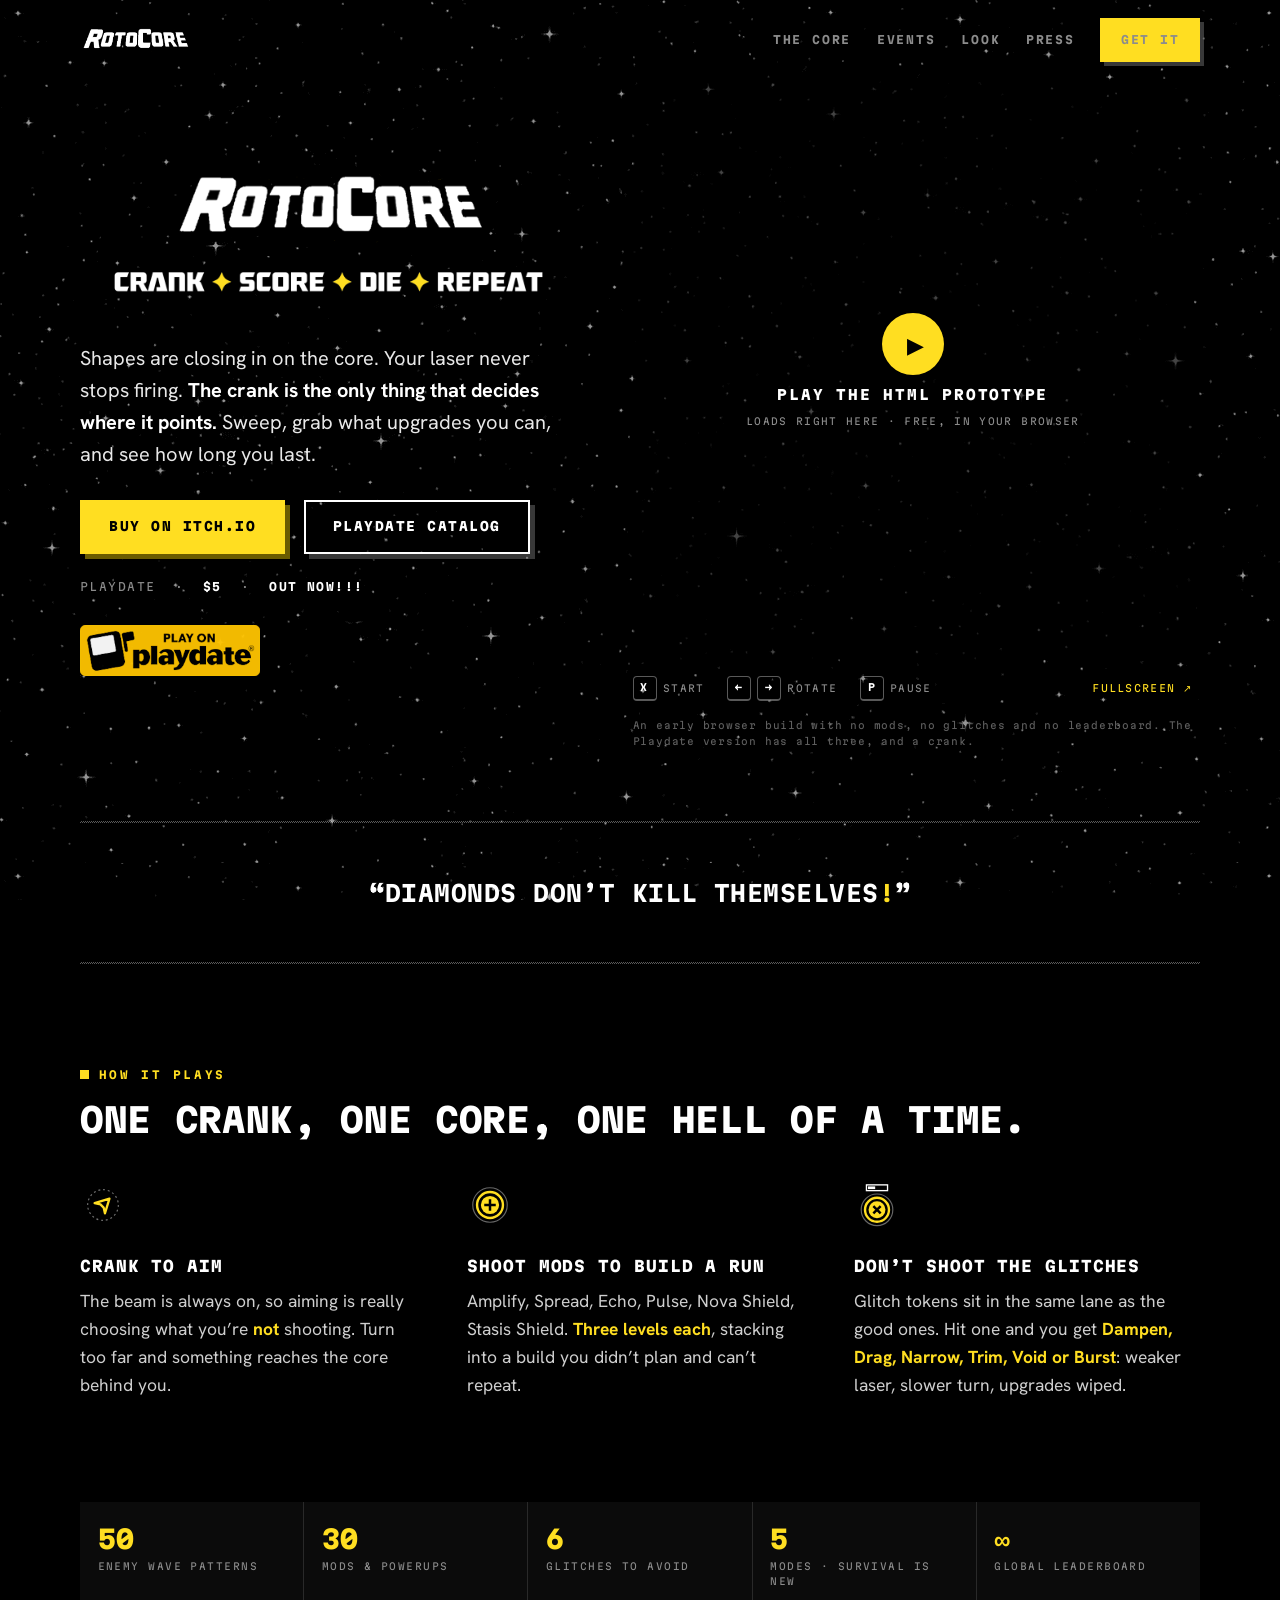
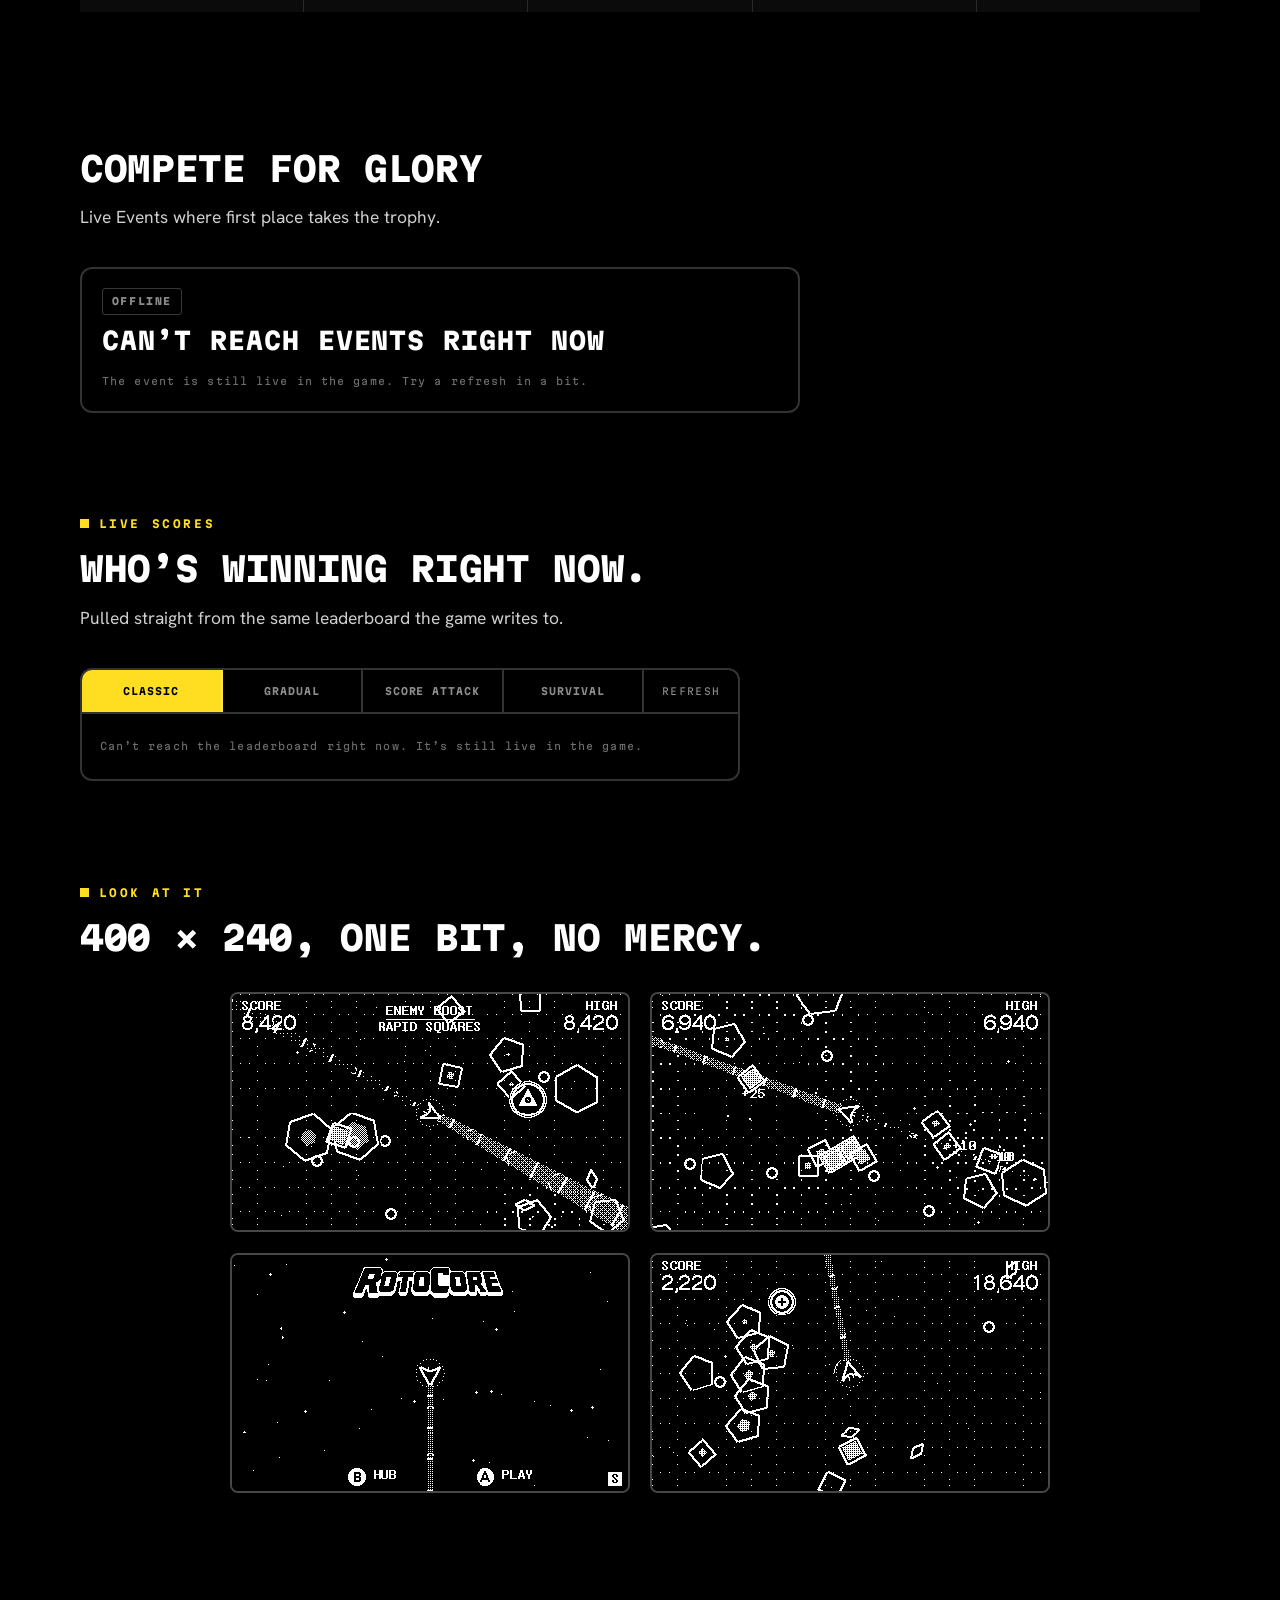
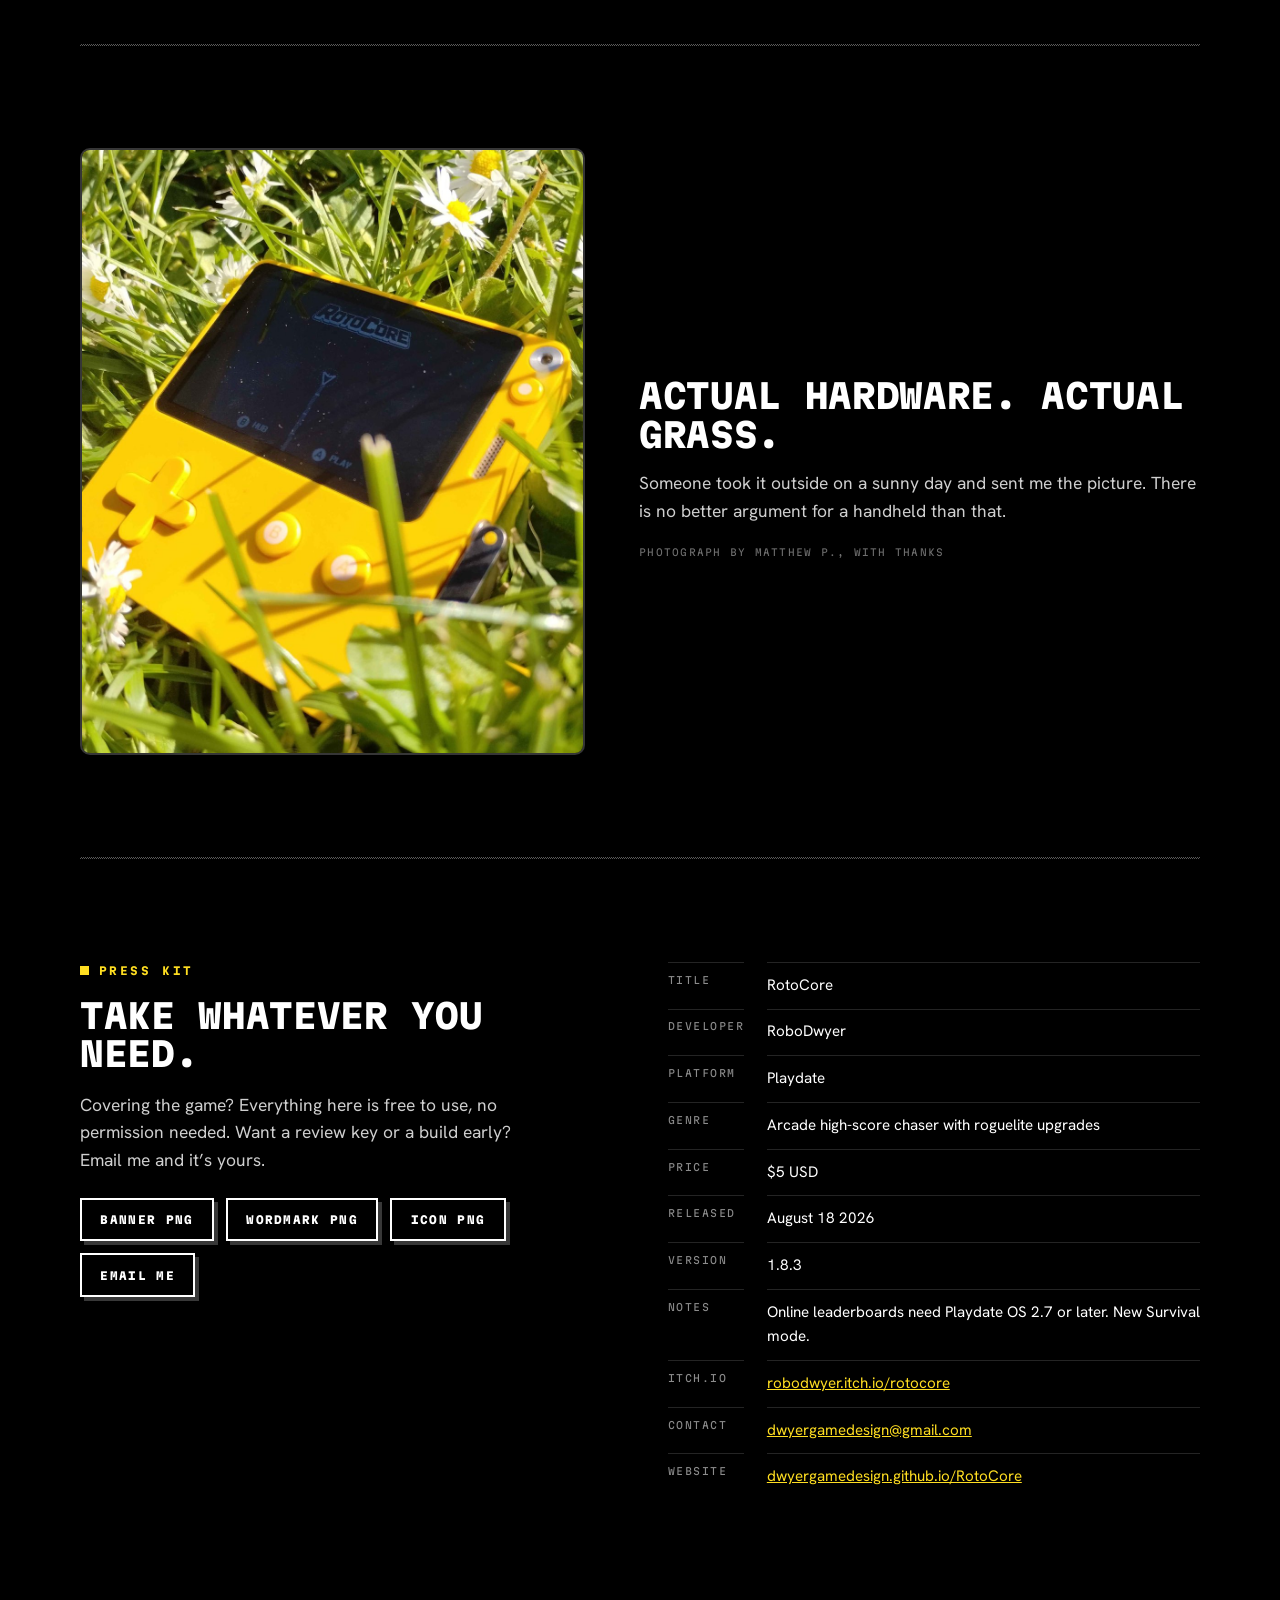
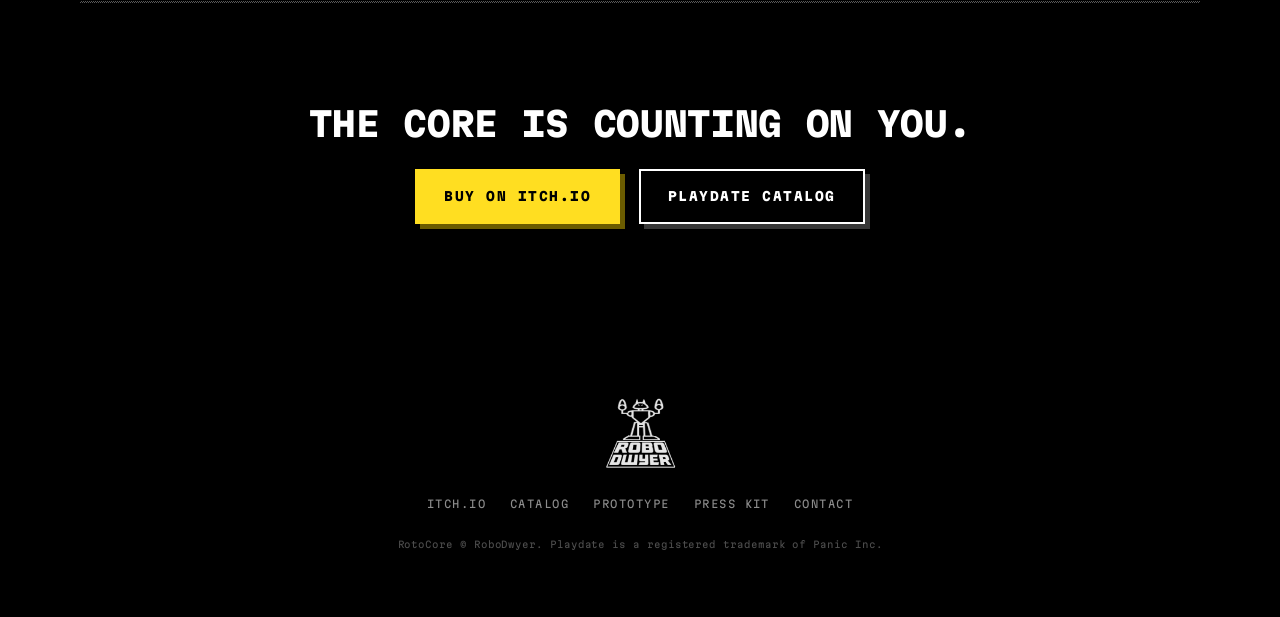
<file: index.html>
<!doctype html>
<html lang="en">
<head>
<meta charset="utf-8">
<meta name="viewport" content="width=device-width, initial-scale=1">

<!-- ==========================================================================
     ROTOCORE. itch.io + Catalog, $5, 18 Aug 2026, v1.8.3, contact, site URL,
     GIFs, leaderboard, timed events. Asset paths are relative, so this works
     at dwyergamedesign.github.io/RotoCore/ as-is.
     ========================================================================== -->

<title>RotoCore, a crank-powered arcade high-score chaser for Playdate</title>
<meta name="description" content="Shapes are closing in on the core. Your laser never stops firing, and the crank decides where it points. An arcade high-score chaser for Playdate by RoboDwyer.">
<link rel="icon" href="assets/icon.png">

<meta property="og:title" content="RotoCore. Crank, score, die, repeat.">
<meta property="og:description" content="An arcade high-score chaser for Playdate. Your laser never stops firing, and the crank decides where it points.">
<meta property="og:type" content="website">
<!-- OG images must be absolute URLs, so this one can't be relative: -->
<meta property="og:image" content="https://dwyergamedesign.github.io/RotoCore/assets/banner.png">
<meta name="twitter:card" content="summary_large_image">

<link rel="preconnect" href="https://fonts.googleapis.com">
<link rel="preconnect" href="https://fonts.gstatic.com" crossorigin>
<link href="https://fonts.googleapis.com/css2?family=Hanken+Grotesk:wght@400;500;700&display=swap" rel="stylesheet">
<link href="https://fonts.googleapis.com/css2?family=Martian+Mono:wdth,wght@87.5,400;87.5,700;87.5,800&display=swap" rel="stylesheet">

<style>
:root{
  --void:#000;
  --bone:#fff;
  --volt:#FFDE21;          /* the yellow in the RotoCore wordmark */
  --amber:#FFC500;         /* Playdate badge yellow */
  --ash:#8c8c8c;           /* the grey already living in your art */
  --hud:"Martian Mono","Roobert Mono",ui-monospace,"SF Mono",Menlo,monospace;
  --body:"Hanken Grotesk",system-ui,-apple-system,"Segoe UI",sans-serif;
}

*,*::before,*::after{box-sizing:border-box}
html{scroll-behavior:smooth}
html{background:var(--void)}
body{
  margin:0;
  background:transparent;
  color:var(--bone);
  font-family:var(--body);
  font-size:clamp(1rem,.96rem + .2vw,1.09rem);
  line-height:1.6;
  -webkit-font-smoothing:antialiased;
}
img{max-width:100%;display:block}
a{color:var(--volt)}

/* Starfield: one fixed layer behind everything. Fixed rather than scrolling, so
   content moves past a still sky instead of dragging a repeating pattern with it.
   The tile is cropped from the itch background, because the raw file has empty
   margins that tile as dark gutters. */
.sky{
  position:fixed;inset:0;z-index:-1;pointer-events:none;
  background:url("assets/stars.png") repeat 0 0;
  opacity:.6;
}

.wrap{width:min(1120px,92vw);margin-inline:auto}
.band{padding:clamp(3.5rem,8vw,6.5rem) 0}

/* checkerboard rule: the site's hairline is a dither, not a line */
.rule{
  height:2px;
  background-image:repeating-conic-gradient(var(--bone) 0 25%, transparent 0 50%);
  background-size:2px 2px;
  opacity:.35;
  border:0;
  margin:0;
}

.eyebrow{
  font-family:var(--hud);
  font-weight:700;
  font-size:.68rem;
  letter-spacing:.24em;
  text-transform:uppercase;
  color:var(--volt);
  display:flex;
  align-items:center;
  gap:.6rem;
  margin:0 0 1.1rem;
}
.eyebrow::before{content:"";width:9px;height:9px;background:var(--volt);flex:none}

h2{
  font-family:var(--hud);
  font-weight:800;
  font-size:clamp(1.35rem,1.05rem + 1.5vw,2.1rem);
  line-height:1.15;
  letter-spacing:-.01em;
  text-transform:uppercase;
  margin:0 0 1rem;
}

/* ---------- top bar ---------- */
.topbar{
  display:flex;align-items:center;justify-content:space-between;gap:1rem;
  padding:1.1rem 0;
}
.topbar__mark{height:26px;width:auto}
.topnav{display:flex;align-items:center;gap:1.6rem}
.topnav a{
  font-family:var(--hud);font-size:.7rem;font-weight:700;letter-spacing:.16em;
  text-transform:uppercase;color:var(--ash);text-decoration:none;
}
.topnav a:hover{color:var(--bone)}
@media(max-width:720px){.topnav .topnav__link{display:none}}

/* ---------- buttons ---------- */
.btn{
  display:inline-flex;align-items:center;gap:.55rem;
  padding:.95rem 1.7rem;
  font-family:var(--hud);font-weight:800;font-size:.78rem;letter-spacing:.12em;
  text-transform:uppercase;text-decoration:none;
  border:2px solid var(--bone);color:var(--bone);background:transparent;
  box-shadow:5px 5px 0 rgba(255,255,255,.22);
  transition:transform .08s ease, box-shadow .08s ease, background .15s ease;
}
.btn:hover,.btn:focus-visible{transform:translate(3px,3px);box-shadow:2px 2px 0 rgba(255,255,255,.22)}
.btn--go{background:var(--volt);border-color:var(--volt);color:#000;box-shadow:5px 5px 0 #6b5c00}
.btn--go:hover,.btn--go:focus-visible{box-shadow:2px 2px 0 #6b5c00}
.btn--sm{padding:.7rem 1.15rem;font-size:.68rem;box-shadow:4px 4px 0 rgba(255,255,255,.22)}
.btn--sm:hover{box-shadow:2px 2px 0 rgba(255,255,255,.22)}
:focus-visible{outline:3px solid var(--volt);outline-offset:3px}

/* ---------- hero ---------- */
.hero{display:grid;gap:clamp(2rem,5vw,3.5rem);align-items:center;padding-bottom:clamp(2.5rem,6vw,4.5rem)}
@media(min-width:960px){.hero{grid-template-columns:minmax(0,.92fr) minmax(0,1.08fr)}}

.hero__wordmark{width:min(100%,520px);margin-bottom:1.6rem}
.hero__pitch{font-size:clamp(1.05rem,1rem + .35vw,1.25rem);max-width:46ch;margin:0 0 1.9rem;color:#e8e8e8}
.hero__pitch strong{color:var(--bone)}
.buys{display:flex;flex-wrap:wrap;gap:1rem 1.15rem;margin-bottom:1.5rem}
.hero__meta{
  font-family:var(--hud);font-size:.7rem;letter-spacing:.13em;text-transform:uppercase;
  color:var(--ash);margin:0 0 1.8rem;
}
.hero__meta b{color:var(--bone);font-weight:700}
.hero__badge{width:180px;opacity:.95}

/* ---------- taunt ---------- */
.taunt{
  font-family:var(--hud);font-weight:700;
  font-size:clamp(.95rem,.85rem + .7vw,1.5rem);
  text-transform:uppercase;letter-spacing:.02em;
  text-align:center;color:var(--bone);
  margin:0;padding:clamp(2.2rem,5vw,3.2rem) 0;
}
.taunt span{color:var(--volt)}

/* ---------- the loop ---------- */
.loop{display:grid;gap:2.2rem}
@media(min-width:820px){.loop{grid-template-columns:repeat(3,1fr);gap:2.6rem}}
.beat__glyph{width:46px;height:46px;margin-bottom:1.1rem}
.beat h3{
  font-family:var(--hud);font-weight:800;font-size:.95rem;letter-spacing:.06em;
  text-transform:uppercase;margin:0 0 .6rem;
}
.beat p{margin:0;color:#cfcfcf}
.beat em{color:var(--volt);font-style:normal;font-weight:700}

/* ---------- stats ---------- */
.stats{display:grid;grid-template-columns:repeat(2,1fr);gap:1px;background:rgba(255,255,255,.16)}
@media(min-width:760px){.stats{grid-template-columns:repeat(3,1fr)}}
@media(min-width:1000px){.stats{grid-template-columns:repeat(5,1fr)}}
.stat{background:rgba(0,0,0,.72);padding:1.5rem 1.1rem}
.stat__n{
  font-family:var(--hud);font-weight:800;font-size:1.6rem;line-height:1;
  color:var(--volt);display:block;margin-bottom:.5rem;font-variant-numeric:tabular-nums;
}
.stat__l{
  font-family:var(--hud);font-size:.6rem;letter-spacing:.15em;text-transform:uppercase;
  color:var(--ash);line-height:1.5;display:block;
}

/* ---------- screenshots ---------- */
/* Native 400x240. The captures are pixel art, and upscaling them softens everything.
   Columns are capped at 400px and centred; they only ever shrink, never stretch. */
.shots{display:grid;gap:1.3rem;grid-template-columns:repeat(auto-fit,minmax(0,400px));justify-content:center}
.shot{
  position:relative;aspect-ratio:400/240;background:#000;width:100%;max-width:400px;
  border:2px solid rgba(255,255,255,.28);border-radius:8px;overflow:hidden;
}
.shot img{width:100%;height:100%;object-fit:cover;image-rendering:pixelated}
.shot.is-empty{border-style:dashed}
.shot.is-empty::after{
  content:attr(data-slot);
  position:absolute;inset:0;display:grid;place-items:center;text-align:center;padding:1rem;
  font-family:var(--hud);font-size:.58rem;letter-spacing:.12em;text-transform:uppercase;color:#5a5a5a;
}

/* ---------- in the wild ----------
   The photo is shown at its own aspect ratio, since it's already cropped how it should be. */
.wildband{display:grid;gap:2rem;align-items:center}
@media(min-width:860px){.wildband{grid-template-columns:minmax(0,.9fr) minmax(0,1fr);gap:3.4rem}}
.wild{
  border-radius:10px;overflow:hidden;background:#0a0a0a;
  border:2px solid rgba(255,255,255,.18);max-width:520px;
}
.wild img{display:block;width:100%;height:auto}
.wild__cap{
  margin:1.2rem 0 0;
  font-family:var(--hud);font-size:.6rem;letter-spacing:.13em;text-transform:uppercase;
  color:#6e6e6e;
}

/* ---------- press ---------- */
.press{display:grid;gap:2.6rem}
@media(min-width:880px){.press{grid-template-columns:minmax(0,1fr) minmax(0,1fr);gap:3.5rem}}
.facts{margin:0;display:grid;grid-template-columns:auto 1fr;gap:.1rem 1.4rem}
.facts dt{
  font-family:var(--hud);font-size:.62rem;letter-spacing:.15em;text-transform:uppercase;
  color:var(--ash);padding:.62rem 0;border-top:1px solid rgba(255,255,255,.14);
}
.facts dd{margin:0;padding:.62rem 0;border-top:1px solid rgba(255,255,255,.14);font-size:.95rem}
.assets{display:flex;flex-wrap:wrap;gap:.75rem;margin-top:1.4rem}

/* ---------- footer ---------- */
.foot{padding:3rem 0 4rem;display:grid;gap:1.6rem;justify-items:center;text-align:center}
.foot__logo{width:120px;opacity:.9}
.foot__links{display:flex;flex-wrap:wrap;gap:1.5rem;justify-content:center}
.foot__links a{
  font-family:var(--hud);font-size:.66rem;letter-spacing:.14em;text-transform:uppercase;
  color:var(--ash);text-decoration:none;
}
.foot__links a:hover{color:var(--bone)}
.foot__fine{font-family:var(--hud);font-size:.58rem;letter-spacing:.1em;color:#4d4d4d;margin:0}

/* ---------- prototype embed ---------- */
.linky{
  font-family:var(--hud);font-size:.7rem;letter-spacing:.1em;text-transform:uppercase;
  color:var(--ash);text-decoration:none;border-bottom:1px solid rgba(255,255,255,.28);
  padding-bottom:2px;align-self:center;
}
.linky:hover{color:var(--bone);border-color:var(--bone)}

.lede{color:#cfcfcf;max-width:56ch;margin:0 0 2.2rem}

.proto__stage{
  position:relative;width:100%;max-width:560px;margin-inline:auto;aspect-ratio:540/560;
  background:transparent;border-radius:14px;overflow:hidden;
}
.proto__frame{position:absolute;top:0;left:0;width:540px;height:560px;border:0;transform-origin:0 0}
.proto__launch{
  position:absolute;inset:0;width:100%;
  display:flex;flex-direction:column;align-items:center;justify-content:center;gap:.7rem;
  background:rgba(0,0,0,.55);border:0;cursor:pointer;color:var(--bone);
  font-family:var(--hud);text-transform:uppercase;
}
.proto__launch:hover .proto__launch-disc{background:var(--bone)}
.proto__launch-disc{
  width:62px;height:62px;border-radius:50%;background:var(--volt);color:#000;
  display:grid;place-items:center;font-size:1.35rem;padding-left:5px;transition:background .15s ease;
}
.proto__launch-main{font-weight:800;font-size:.86rem;letter-spacing:.13em}
.proto__launch-sub{font-size:.6rem;letter-spacing:.14em;color:var(--ash)}

.proto__bar{
  display:flex;flex-wrap:wrap;gap:1rem 2rem;align-items:center;justify-content:space-between;
  max-width:560px;margin:1rem auto 0;
}
.keys{display:flex;flex-wrap:wrap;gap:1.4rem;list-style:none;margin:0;padding:0}
.keys li{
  display:flex;align-items:center;gap:.4rem;
  font-family:var(--hud);font-size:.6rem;letter-spacing:.14em;text-transform:uppercase;color:var(--ash);
}
kbd{
  font-family:var(--hud);font-size:.62rem;font-weight:700;color:var(--bone);
  border:1px solid rgba(255,255,255,.35);border-bottom-width:2px;border-radius:4px;
  padding:.18rem .42rem;min-width:1.55em;text-align:center;
}
.proto__pop{
  font-family:var(--hud);font-size:.62rem;letter-spacing:.13em;text-transform:uppercase;
  color:var(--volt);text-decoration:none;
}
.proto__pop:hover{text-decoration:underline}
.proto__note{
  max-width:560px;margin:1rem auto 0;
  font-family:var(--hud);font-size:.6rem;line-height:1.7;letter-spacing:.08em;color:#5f5f5f;
}

/* ---------- timed event ---------- */
.event{
  border:2px solid rgba(255,255,255,.2);border-radius:12px;overflow:hidden;
  background:rgba(0,0,0,.55);max-width:720px;
}
.event__top{
  display:flex;flex-wrap:wrap;justify-content:space-between;align-items:center;gap:.7rem 1.4rem;
  padding:1.2rem 1.25rem .2rem;
}
.event__badge{
  display:inline-block;
  font-family:var(--hud);font-weight:800;font-size:.62rem;letter-spacing:.16em;
  text-transform:uppercase;padding:.28rem .55rem;
  background:var(--volt);color:#000;border-radius:3px;
}
.event.is-upcoming .event__badge,
.event.is-results .event__badge{
  background:transparent;color:var(--volt);border:1px solid var(--volt);
}
.event.is-idle .event__badge,
.event.is-error .event__badge{
  background:transparent;color:var(--ash);border:1px solid rgba(255,255,255,.22);
}
.event.is-live .event__badge{animation:eventPulse 1.8s ease-in-out infinite}
@keyframes eventPulse{
  0%,100%{opacity:1}
  50%{opacity:.55}
}
.event__time{
  font-family:var(--hud);font-weight:800;font-size:clamp(1.05rem,.95rem + .5vw,1.35rem);
  line-height:1;color:var(--volt);font-variant-numeric:tabular-nums;letter-spacing:.04em;
  text-transform:uppercase;
}
.event__time:empty{display:none}
.event__heading{
  display:flex;align-items:center;gap:.7rem;
  margin:.55rem 1.25rem 0;
}
.event__glyph{
  width:1.2em;height:1.2em;flex:none;color:var(--volt);
}
.event__glyph[hidden]{display:none}
.event__glyph svg{width:100%;height:100%;display:block}
.event__name{
  font-family:var(--hud);font-weight:800;font-size:clamp(1.1rem,.95rem + .7vw,1.55rem);
  letter-spacing:.04em;text-transform:uppercase;margin:0;line-height:1.15;
}
.event__rule{
  margin:.35rem 1.25rem 0;
  font-family:var(--hud);font-size:.68rem;letter-spacing:.1em;text-transform:uppercase;color:var(--ash);
}
.event__rule:empty,.event__desc:empty,.event__rewards:empty{display:none}
.event__desc{
  margin:.7rem 1.25rem 0;color:#cfcfcf;max-width:52ch;
}
.event__meter{padding:1.15rem 1.25rem .2rem}
.event__rail{
  position:relative;height:10px;
  background:rgba(255,255,255,.12);
  border:1px solid rgba(255,255,255,.18);
  border-radius:999px;
}
.event__fill{
  position:absolute;left:0;top:0;bottom:0;width:0;
  background:var(--volt);border-radius:999px 0 0 999px;
  transition:width .4s ease;
}
.event__fill.is-full{border-radius:999px}
.event__knob{
  position:absolute;top:50%;left:0;z-index:2;
  width:14px;height:14px;margin-left:-7px;
  background:var(--volt);border:2px solid #000;
  box-shadow:0 0 0 2px var(--volt);border-radius:50%;
  transform:translateY(-50%);
  transition:left .4s ease;
}
.event__marks{
  display:flex;justify-content:space-between;gap:1rem;
  margin:.65rem 0 0;
  font-family:var(--hud);font-size:.58rem;letter-spacing:.08em;text-transform:uppercase;color:#6e6e6e;
}
.event__rewards{
  margin:0;padding:.55rem 1.25rem 1.05rem;
  font-family:var(--hud);font-size:.62rem;letter-spacing:.1em;line-height:1.7;text-transform:uppercase;color:var(--ash);
}
.event__board{list-style:none;margin:0;padding:0;border-top:1px solid rgba(255,255,255,.12)}
.event__row{
  display:grid;grid-template-columns:2.6rem minmax(0,1fr) auto;align-items:center;gap:1rem;
  padding:.7rem 1.15rem;border-bottom:1px solid rgba(255,255,255,.1);
}
.event__board li:last-child .event__row{border-bottom:0}
.event__rank{
  font-family:var(--hud);font-weight:800;font-size:.74rem;color:#5f5f5f;font-variant-numeric:tabular-nums;
}
.event__who{min-width:0;display:flex;flex-direction:column;gap:.18rem}
.event__player{
  font-family:var(--hud);font-size:.78rem;letter-spacing:.04em;
  overflow:hidden;text-overflow:ellipsis;white-space:nowrap;
}
.event__tier{
  font-family:var(--hud);font-size:.55rem;letter-spacing:.1em;text-transform:uppercase;color:#5f5f5f;
}
.event__tier:empty{display:none}
.event__score{
  font-family:var(--hud);font-weight:800;font-size:.85rem;font-variant-numeric:tabular-nums;
}
.event__row.is-tier1 .event__rank,
.event__row.is-tier1 .event__score,
.event__row.is-tier1 .event__tier{color:var(--volt)}
.event__row.is-tier2 .event__rank,
.event__row.is-tier2 .event__score{color:var(--bone)}
.event__msg{
  margin:0;padding:1.1rem 1.25rem 1.3rem;
  font-family:var(--hud);font-size:.63rem;letter-spacing:.11em;line-height:1.7;color:#6e6e6e;
}
.event__msg.is-hidden{display:none}
.event.is-idle .event__meter,
.event.is-idle .event__rewards,
.event.is-idle .event__board,
.event.is-error .event__meter,
.event.is-error .event__rewards,
.event.is-error .event__board,
.event.is-loading .event__meter,
.event.is-loading .event__rewards,
.event.is-loading .event__board,
.event.is-upcoming .event__board{display:none}

@media(prefers-reduced-motion:reduce){
  .event__fill,.event__knob{transition:none}
  .event.is-live .event__badge{animation:none}
}

/* ---------- leaderboard ---------- */
.board{border:2px solid rgba(255,255,255,.2);border-radius:12px;overflow:hidden;max-width:660px;background:rgba(0,0,0,.55)}
.board__tabs{display:flex;align-items:stretch;border-bottom:2px solid rgba(255,255,255,.2)}
.board__tab{
  flex:1 1 0;min-width:0;appearance:none;background:transparent;border:0;cursor:pointer;
  padding:.95rem .4rem;color:var(--ash);
  font-family:var(--hud);font-weight:700;font-size:.62rem;letter-spacing:.1em;text-transform:uppercase;
  border-right:2px solid rgba(255,255,255,.2);transition:color .12s ease,background .12s ease;
  white-space:nowrap;
}
@media(max-width:520px){
  .board__tab{font-size:.55rem;letter-spacing:.06em;padding:.85rem .28rem}
}
.board__tab:hover{color:var(--bone)}
.board__tab.is-on{background:var(--volt);color:#000}
.board__refresh{
  appearance:none;background:transparent;border:0;cursor:pointer;color:var(--ash);
  padding:0 1.1rem;font-family:var(--hud);font-size:.6rem;letter-spacing:.14em;text-transform:uppercase;
}
.board__refresh:hover{color:var(--bone)}
.board__refresh[disabled]{opacity:.4;cursor:default}

.board__list{list-style:none;margin:0;padding:0}
.board__row{
  display:grid;grid-template-columns:2.6rem minmax(0,1fr) auto;align-items:center;gap:1rem;
  padding:.72rem 1.1rem;border-bottom:1px solid rgba(255,255,255,.1);
}
.board__list li:last-child .board__row,.board__list li:last-child{border-bottom:0}
.board__rank{
  font-family:var(--hud);font-weight:800;font-size:.74rem;color:#5f5f5f;font-variant-numeric:tabular-nums;
}
.board__name{
  font-family:var(--hud);font-size:.78rem;letter-spacing:.04em;
  overflow:hidden;text-overflow:ellipsis;white-space:nowrap;
}
.board__score{
  font-family:var(--hud);font-weight:800;font-size:.85rem;font-variant-numeric:tabular-nums;
}
.board__list li:first-child .board__rank,
.board__list li:first-child .board__score{color:var(--volt)}
.board__msg{
  margin:0;padding:1.5rem 1.1rem;
  font-family:var(--hud);font-size:.63rem;letter-spacing:.11em;line-height:1.7;color:#6e6e6e;
}
.board__msg.is-hidden{display:none}
.board__foot{
  max-width:660px;margin:.95rem 0 0;
  font-family:var(--hud);font-size:.58rem;letter-spacing:.1em;line-height:1.7;color:#5a5a5a;
}

/* ---------- reveal ---------- */
.rise{opacity:0;transform:translateY(14px);transition:opacity .5s ease,transform .5s ease}
.rise.is-in{opacity:1;transform:none}
@media(prefers-reduced-motion:reduce){
  html{scroll-behavior:auto}
  .rise{opacity:1;transform:none;transition:none}
  .btn{transition:none}
}
</style>
</head>

<body>
<div class="sky" aria-hidden="true"></div>

<div class="wrap">
  <header class="topbar">
    <img class="topbar__mark" src="assets/logo.png" alt="RotoCore">
    <nav class="topnav">
      <a class="topnav__link" href="#loop">The core</a>
      <a class="topnav__link" href="#event">Events</a>
      <a class="topnav__link" href="#look">Look</a>
      <a class="topnav__link" href="#press">Press</a>
      <a class="btn btn--sm btn--go" href="https://robodwyer.itch.io/rotocore">Get it</a>
    </nav>
  </header>
</div>

<main>

  <!-- ============================ HERO ============================ -->
  <section class="wrap hero">
    <div class="hero__copy">
      <img class="hero__wordmark" src="assets/wordmark.png" alt="RotoCore. Crank, score, die, repeat.">
      <p class="hero__pitch">
        Shapes are closing in on the core. Your laser never stops firing.
        <strong>The crank is the only thing that decides where it points.</strong>
        Sweep, grab what upgrades you can, and see how long you last.
      </p>
      <div class="buys">
        <a class="btn btn--go" href="https://robodwyer.itch.io/rotocore">Buy on itch.io</a>
        <a class="btn" href="https://play.date/games/rotocore/">Playdate Catalog</a>
      </div>
      <p class="hero__meta">
        Playdate &nbsp;·&nbsp; <b data-edit="price">$5</b> &nbsp;·&nbsp; <b data-edit="date">Out Now!!!</b>
      </p>
      <img class="hero__badge" src="assets/play-on-playdate.png" alt="Play on Playdate">
    </div>

    <div class="hero__demo" id="play">
      <div class="proto__stage" id="protoStage">
        <button class="proto__launch" id="protoLaunch" type="button">
          <span class="proto__launch-disc" aria-hidden="true">&#9654;</span>
          <span class="proto__launch-main">Play the HTML Prototype</span>
          <span class="proto__launch-sub">Loads right here &middot; free, in your browser</span>
        </button>
      </div>

      <div class="proto__bar">
        <ul class="keys">
          <li><kbd>X</kbd> Start</li>
          <li><kbd>&#8592;</kbd><kbd>&#8594;</kbd> Rotate</li>
          <li><kbd>P</kbd> Pause</li>
        </ul>
        <a class="proto__pop" href="play/" target="_blank" rel="noopener">Fullscreen &#8599;</a>
      </div>

      <p class="proto__note" id="protoNote">
        An early browser build with no mods, no glitches and no leaderboard. The Playdate version has all three, and a crank.
      </p>
    </div>
  </section>

  <div class="wrap"><hr class="rule"></div>
  <p class="taunt">“Diamonds don’t kill themselves<span>!</span>”</p>
  <div class="wrap"><hr class="rule"></div>

  <!-- ============================ THE LOOP ============================ -->
  <section class="band" id="loop">
    <div class="wrap">
      <p class="eyebrow rise">How it plays</p>
      <h2 class="rise">One crank, one core, one hell of a time.</h2>
      <div class="loop" style="margin-top:2.6rem">

        <div class="beat rise">
          <!-- The ship, centred, rotating in place. It sits at x=200,y=120 in game.
               Chevron vertices are the game's own CHEVRON_LX / CHEVRON_LY from player.lua. -->
          <svg class="beat__glyph" viewBox="0 0 48 48" fill="none" aria-hidden="true">
            <circle cx="24" cy="24" r="16" stroke="#fff" stroke-width="1.2" stroke-dasharray="2 3" opacity=".45"/>
            <path d="M30.72 17.28 L15.27 21.98 L21.31 23.33 L24.67 26.69 L26.02 32.73 Z"
                  stroke="#FFDE21" stroke-width="2.4" stroke-linejoin="round"/>
          </svg>
          <h3>Crank to aim</h3>
          <p>The beam is always on, so aiming is really choosing what you’re <em>not</em> shooting. Turn too far and something reaches the core behind you.</p>
        </div>

        <div class="beat rise">
          <!-- Mod token: halo ring, outer ring, filled core, plus symbol (modToken.lua) -->
          <svg class="beat__glyph" viewBox="0 0 48 48" fill="none" aria-hidden="true">
            <circle cx="24" cy="24" r="18" stroke="#fff" stroke-width="1.2" opacity=".4"/>
            <circle cx="24" cy="24" r="13.5" stroke="#FFDE21" stroke-width="2.5"/>
            <circle cx="24" cy="24" r="9.5" fill="#FFDE21"/>
            <path d="M24 18v12M18 24h12" stroke="#000" stroke-width="2.6"/>
          </svg>
          <h3>Shoot mods to build a run</h3>
          <p>Amplify, Spread, Echo, Pulse, Nova Shield, Stasis Shield. <em>Three levels each</em>, stacking into a build you didn’t plan and can’t repeat.</p>
        </div>

        <div class="beat rise">
          <!-- Glitch token: countdown meter, halo ring, filled core, X (antiModToken.lua) -->
          <svg class="beat__glyph" viewBox="0 0 48 48" fill="none" aria-hidden="true">
            <rect x="13" y="3" width="22" height="6" stroke="#fff" stroke-width="1.4"/>
            <rect x="14.6" y="4.6" width="7.5" height="2.8" fill="#fff"/>
            <circle cx="24" cy="29" r="16.5" stroke="#fff" stroke-width="1.2" opacity=".4"/>
            <circle cx="24" cy="29" r="12.5" stroke="#FFDE21" stroke-width="2.5"/>
            <circle cx="24" cy="29" r="8.8" fill="#FFDE21"/>
            <path d="M20.2 25.2l7.6 7.6M27.8 25.2l-7.6 7.6" stroke="#000" stroke-width="2.6"/>
          </svg>
          <h3>Don’t shoot the glitches</h3>
          <p>Glitch tokens sit in the same lane as the good ones. Hit one and you get <em>Dampen, Drag, Narrow, Trim, Void or Burst</em>: weaker laser, slower turn, upgrades wiped.</p>
        </div>

      </div>
    </div>
  </section>

  <!-- ============================ STATS ============================ -->
  <section class="wrap" style="padding-bottom:clamp(3.5rem,8vw,6.5rem)">
    <div class="stats rise">
      <div class="stat"><span class="stat__n">50</span><span class="stat__l">Enemy wave patterns</span></div>
      <div class="stat"><span class="stat__n">30</span><span class="stat__l">Mods &amp; powerups</span></div>
      <div class="stat"><span class="stat__n">6</span><span class="stat__l">Glitches to avoid</span></div>
      <div class="stat"><span class="stat__n">5</span><span class="stat__l">Modes · Survival is new</span></div>
      <div class="stat"><span class="stat__n">∞</span><span class="stat__l">Global leaderboard</span></div>
    </div>
  </section>

  <!-- ============================ TIMED EVENT ============================ -->
  <section class="band" id="event" style="padding-top:0">
    <div class="wrap">
      <p class="eyebrow rise">Timed event</p>
      <h2 class="rise">Compete for Glory</h2>
      <p class="lede rise">
        Live Events where first place takes the trophy.
      </p>

      <div class="event rise is-loading" id="eventCard">
        <div class="event__top">
          <span class="event__badge" id="eventBadge">Loading</span>
          <span class="event__time" id="eventTime"></span>
        </div>
        <div class="event__heading">
          <span class="event__glyph" id="eventGlyph" hidden></span>
          <h3 class="event__name" id="eventName">Checking for an event&#8230;</h3>
        </div>
        <p class="event__rule" id="eventRule"></p>
        <p class="event__desc" id="eventDesc"></p>
        <div class="event__meter" id="eventMeter">
          <div class="event__rail" id="eventRail" role="progressbar" aria-valuemin="0" aria-valuemax="100" aria-valuenow="0" aria-label="Event progress">
            <div class="event__fill" id="eventFill"></div>
            <div class="event__knob" id="eventKnob" aria-hidden="true"></div>
          </div>
          <div class="event__marks">
            <span id="eventStartLabel">Start</span>
            <span id="eventEndLabel">End</span>
          </div>
        </div>
        <p class="event__rewards" id="eventRewards"></p>
        <ol class="event__board" id="eventBoard"></ol>
        <p class="event__msg" id="eventMsg">Loading the event&#8230;</p>
      </div>
    </div>
  </section>

  <!-- ============================ LEADERBOARD ============================ -->
  <section class="band" id="scores" style="padding-top:0">
    <div class="wrap">
      <p class="eyebrow rise">Live scores</p>
      <h2 class="rise">Who&#8217;s winning right now.</h2>
      <p class="lede rise">
        Pulled straight from the same leaderboard the game writes to.
      </p>

      <div class="board rise">
        <div class="board__tabs" role="tablist" aria-label="Leaderboard difficulty">
          <button class="board__tab is-on" type="button" role="tab" aria-selected="true" data-mode="standard">Classic</button>
          <button class="board__tab" type="button" role="tab" aria-selected="false" data-mode="gradual">Gradual</button>
          <button class="board__tab" type="button" role="tab" aria-selected="false" data-mode="score_attack">Score Attack</button>
          <button class="board__tab" type="button" role="tab" aria-selected="false" data-mode="survival">Survival</button>
          <button class="board__refresh" type="button" id="boardRefresh">Refresh</button>
        </div>
        <ol class="board__list" id="boardList"></ol>
        <p class="board__msg" id="boardMsg">Loading the board&#8230;</p>
      </div>
    </div>
  </section>

  <!-- ============================ LOOK ============================ -->
  <section class="band" id="look" style="padding-top:0">
    <div class="wrap">
      <p class="eyebrow rise">Look at it</p>
      <h2 class="rise">400 × 240, one bit, no mercy.</h2>

      <div class="shots rise" style="margin:2.2rem 0 3rem">
        <!-- Native 400x240 captures, rendered pixelated and lazy-loaded. -->
        <div class="shot" data-slot="assets/screens/01.gif"><img src="assets/screens/01.gif" alt="Gameplay: the laser sweeping past hexagons and pentagons closing on the core" loading="lazy" width="400" height="240"></div>
        <div class="shot" data-slot="assets/screens/02.gif"><img src="assets/screens/02.gif" alt="Gameplay: the beam firing left through a cluster of squares carrying mod tokens" loading="lazy" width="400" height="240"></div>
        <div class="shot" data-slot="assets/screens/03.gif"><img src="assets/screens/03.gif" alt="The game's hub menu, showing profile, global leaderboard, powerups and mods, glitches and enemy waves" loading="lazy" width="400" height="240"></div>
        <div class="shot" data-slot="assets/screens/04.gif"><img src="assets/screens/04.gif" alt="Gameplay: a swarm of pentagons converging while a powerup core drifts in" loading="lazy" width="400" height="240"></div>
      </div>
      </div>
    </div>
  </section>

  <div class="wrap"><hr class="rule"></div>

  <!-- ============================ IN THE WILD ============================ -->
  <section class="band" id="wild">
    <div class="wrap wildband">
      <figure class="rise" style="margin:0">
        <div class="wild">
          <img src="assets/in-the-wild.jpg" width="1100" height="1325" loading="lazy"
               alt="RotoCore running on a yellow Playdate lying in grass among daisies">
        </div>
      </figure>
      <div>
        <p class="eyebrow rise">In the wild</p>
        <h2 class="rise">Actual hardware. Actual grass.</h2>
        <p class="lede rise" style="margin-bottom:0">
          Someone took it outside on a sunny day and sent me the picture. There is no better
          argument for a handheld than that.
        </p>
        <p class="wild__cap rise">Photograph by Matthew P., with thanks</p>
      </div>
    </div>
  </section>

  <div class="wrap"><hr class="rule"></div>

  <!-- ============================ PRESS ============================ -->
  <section class="band" id="press">
    <div class="wrap press">
      <div class="rise">
        <p class="eyebrow">Press kit</p>
        <h2>Take whatever you need.</h2>
        <p style="color:#cfcfcf;max-width:44ch">
          Covering the game? Everything here is free to use, no permission needed.
          Want a review key or a build early? Email me and it’s yours.
        </p>
        <div class="assets">
          <a class="btn btn--sm" href="assets/banner.png" download>Banner PNG</a>
          <a class="btn btn--sm" href="assets/wordmark.png" download>Wordmark PNG</a>
          <a class="btn btn--sm" href="assets/icon.png" download>Icon PNG</a>
          <a class="btn btn--sm" href="mailto:dwyergamedesign@gmail.com">Email me</a>
        </div>
      </div>

      <dl class="facts rise">
        <dt>Title</dt><dd>RotoCore</dd>
        <dt>Developer</dt><dd>RoboDwyer</dd>
        <dt>Platform</dt><dd>Playdate</dd>
        <dt>Genre</dt><dd>Arcade high-score chaser with roguelite upgrades</dd>
        <dt>Price</dt><dd data-edit="price">$5 USD</dd>
        <dt>Released</dt><dd data-edit="date">August 18 2026</dd>
        <dt>Version</dt><dd>1.8.3</dd>
        <dt>Notes</dt><dd>Online leaderboards need Playdate OS 2.7 or later. New Survival mode.</dd>
        <dt>itch.io</dt><dd><a href="https://robodwyer.itch.io/rotocore">robodwyer.itch.io/rotocore</a></dd>
        <dt>Contact</dt><dd><a href="mailto:dwyergamedesign@gmail.com">dwyergamedesign@gmail.com</a></dd>
        <dt>Website</dt><dd><a href="https://dwyergamedesign.github.io/RotoCore/">dwyergamedesign.github.io/RotoCore</a></dd>
      </dl>
    </div>
  </section>

  <div class="wrap"><hr class="rule"></div>

  <!-- ============================ CLOSER ============================ -->
  <section class="wrap band" style="text-align:center">
    <h2 class="rise" style="margin-bottom:1.6rem">The core is counting on you.</h2>
    <div class="buys rise" style="justify-content:center">
      <a class="btn btn--go" href="https://robodwyer.itch.io/rotocore">Buy on itch.io</a>
      <a class="btn" href="https://play.date/games/rotocore/">Playdate Catalog</a>
    </div>
  </section>

</main>

<footer class="wrap foot">
  <img class="foot__logo" src="assets/robodwyer.png" alt="RoboDwyer">
  <nav class="foot__links">
    <a href="https://robodwyer.itch.io/rotocore">itch.io</a>
    <a href="https://play.date/games/rotocore/">Catalog</a>
    <a href="play/">Prototype</a>
    <a href="#press">Press kit</a>
    <a href="mailto:dwyergamedesign@gmail.com">Contact</a>
  </nav>
  <p class="foot__fine">RotoCore © RoboDwyer. Playdate is a registered trademark of Panic Inc.</p>
</footer>

<script>
/* ---------------------------------------------------------------
   Prototype embed. Click to load, so nothing downloads until asked.
   The prototype is a fixed 620x560 layout, so it's scaled to fit.
   --------------------------------------------------------------- */
(function(){
  var stage = document.getElementById('protoStage');
  var btn   = document.getElementById('protoLaunch');
  var note  = document.getElementById('protoNote');
  if(!stage || !btn) return;

  var W = 540, H = 560, frame = null;

  /* Keyboard-only game, so say so up front on touch devices. */
  if(window.matchMedia('(pointer: coarse)').matches && note){
    note.innerHTML = 'Heads up: the prototype is keyboard-only, so it won\u2019t play on a phone. ' +
                     'It\u2019s here for anyone on a computer. The Playdate version uses the crank.';
  }

  function fit(){
    if(!frame) return;
    var s = Math.min(1, stage.clientWidth / W);
    frame.style.transform = 'scale(' + s + ')';
  }

  btn.addEventListener('click', function(){
    frame = document.createElement('iframe');
    frame.className = 'proto__frame';
    frame.src = 'play/';
    frame.title = 'RotoCore browser prototype';
    frame.setAttribute('loading','eager');
    stage.appendChild(frame);
    btn.remove();
    fit();
    frame.addEventListener('load', function(){
      try { frame.contentWindow.focus(); } catch(err) {}
    });
  });

  window.addEventListener('resize', fit);

})();

/* ---------------------------------------------------------------
   Timed event. Reads the same active_event view the game boots from.
   Empty array = nothing current or upcoming. One row = live if it
   has started, otherwise the next one. If nothing is live, a row
   from events that ended in the last 24 hours shows final results.
   Display follows events.rewards_label, tier names, icon, top_n,
   and award_through (same fallbacks as the Playdate event screen).
   Refetch on load and every minute so the countdown stays honest.
   Anon key only.
   --------------------------------------------------------------- */
(function(){
  var HOST = 'https://llkdjucqpwfemouwjpkd.supabase.co';
  var KEY  = 'eyJhbGciOiJIUzI1NiIsInR5cCI6IkpXVCJ9.eyJpc3MiOiJzdXBhYmFzZSIsInJlZiI6Imxsa2RqdWNxcHdmZW1vdXdqcGtkIiwicm9sZSI6ImFub24iLCJpYXQiOjE3NzI0NzM4NDgsImV4cCI6MjA4ODA0OTg0OH0.UFy-96ACIDqhpuCEpKFm0R9SwgT3ipOYkeHlAuSJD_k';
  var REFRESH_MS = 60000;
  var TICK_MS = 1000;
  var RESULTS_MS = 24 * 60 * 60 * 1000;

  var card = document.getElementById('eventCard');
  var badge = document.getElementById('eventBadge');
  var timeEl = document.getElementById('eventTime');
  var glyphEl = document.getElementById('eventGlyph');
  var nameEl = document.getElementById('eventName');
  var ruleEl = document.getElementById('eventRule');
  var descEl = document.getElementById('eventDesc');
  var rail = document.getElementById('eventRail');
  var fill = document.getElementById('eventFill');
  var knob = document.getElementById('eventKnob');
  var startLabel = document.getElementById('eventStartLabel');
  var endLabel = document.getElementById('eventEndLabel');
  var rewardsEl = document.getElementById('eventRewards');
  var boardEl = document.getElementById('eventBoard');
  var msgEl = document.getElementById('eventMsg');
  if(!card || !badge || !timeEl || !nameEl || !ruleEl || !descEl || !rail || !fill || !knob || !rewardsEl || !boardEl || !msgEl) return;

  var current = null;
  var lastState = '';
  var tickTimer = null;

  function apiHeaders(extra){
    var h = { apikey: KEY, Authorization: 'Bearer ' + KEY, Accept: 'application/json' };
    if(extra){ for(var k in extra) h[k] = extra[k]; }
    return h;
  }

  function parseTime(iso){
    if(!iso) return null;
    var t = Date.parse(iso);
    return isNaN(t) ? null : t;
  }

  function classify(ev, now){
    if(!ev) return 'idle';
    var start = parseTime(ev.starts_at);
    var end = parseTime(ev.ends_at);
    if(!start || !end) return 'idle';
    if(now < start) return 'upcoming';
    if(now < end) return 'live';
    if(now - end < RESULTS_MS) return 'results';
    return 'idle';
  }

  function formatCountdown(ms, upcoming){
    var sec = Math.max(0, Math.floor(ms / 1000));
    var body;
    if(sec >= 86400){
      body = Math.floor(sec / 86400) + 'D ' + Math.floor((sec % 86400) / 3600) + 'H';
    } else if(sec >= 3600){
      body = Math.floor(sec / 3600) + 'H ' + Math.floor((sec % 3600) / 60) + 'M';
    } else if(sec >= 60){
      body = Math.floor(sec / 60) + 'M ' + (sec % 60) + 'S';
    } else {
      body = sec + 'S';
    }
    return upcoming ? ('Starts in ' + body) : (body + ' left');
  }

  function formatEndedAgo(ms){
    var sec = Math.max(0, Math.floor(ms / 1000));
    var body;
    if(sec >= 86400){
      body = Math.floor(sec / 86400) + 'D ' + Math.floor((sec % 86400) / 3600) + 'H';
    } else if(sec >= 3600){
      body = Math.floor(sec / 3600) + 'H ' + Math.floor((sec % 3600) / 60) + 'M';
    } else if(sec >= 60){
      body = Math.floor(sec / 60) + 'M';
    } else {
      body = sec + 'S';
    }
    return 'Ended ' + body + ' ago';
  }

  function formatWhen(ms){
    try {
      return new Date(ms).toLocaleString(undefined, {
        weekday: 'short', month: 'short', day: 'numeric',
        hour: 'numeric', minute: '2-digit'
      });
    } catch(err){
      return '';
    }
  }

  function trimText(s){
    if(typeof s !== 'string') return '';
    return s.replace(/^\s+|\s+$/g, '');
  }

  function topNOf(ev){
    var n = Number(ev && ev.top_n);
    return n >= 1 ? n : 5;
  }

  function awardThroughOf(ev){
    if(!ev || ev.award_through == null || ev.award_through === '') return null;
    var n = Number(ev.award_through);
    return n >= 1 ? n : null;
  }

  function boardCap(ev){
    var topN = topNOf(ev);
    var through = awardThroughOf(ev);
    var cap = through && through > topN ? through : topN;
    if(cap < 1) cap = 5;
    if(cap > 10) cap = 10;
    return cap;
  }

  // Authored trophy labels; same fallbacks as resolve_event.sql.
  function tierName(tier, ev){
    var custom = trimText(ev && ev['tier' + tier + '_name']);
    if(custom) return custom;
    if(tier === 1) return 'WINNER';
    if(tier === 2) return 'TOP ' + topNOf(ev);
    var through = awardThroughOf(ev);
    if(through) return 'TOP ' + through;
    return 'ENTRANT';
  }

  function rankTier(rank, ev, live){
    var topN = topNOf(ev);
    var through = awardThroughOf(ev);
    if(rank === 1){
      var first = tierName(1, ev);
      // Trophy copy is WINNER; the live board is still a race.
      if(live && /^winner$/i.test(first)) first = '1ST PLACE';
      return { weight: 1, name: first };
    }
    if(rank <= topN) return { weight: 2, name: tierName(2, ev) };
    if(through && rank <= through) return { weight: 3, name: tierName(3, ev) };
    return { weight: 0, name: '' };
  }

  function rewardsLine(ev){
    var custom = trimText(ev && ev.rewards_label);
    if(custom) return custom;
    var topN = topNOf(ev);
    var through = awardThroughOf(ev);
    var t1 = tierName(1, ev);
    var t2 = tierName(2, ev);
    var t3 = tierName(3, ev);
    var hasPlaced = topN > 1;
    var hasParticipant = (through == null) || (through > topN);
    if(hasPlaced && hasParticipant) return 'Rewards for ' + t1 + ', ' + t2 + ', and ' + t3 + '.';
    if(hasPlaced) return 'Rewards for ' + t1 + ' and ' + t2 + '.';
    if(hasParticipant) return 'Rewards for ' + t1 + ' and ' + t3 + '.';
    return 'Rewards for ' + t1 + '.';
  }

  var SVG_NS = 'http://www.w3.org/2000/svg';

  function svgEl(name, attrs){
    var node = document.createElementNS(SVG_NS, name);
    if(attrs){
      for(var k in attrs) node.setAttribute(k, attrs[k]);
    }
    return node;
  }

  function glyphSvg(icon){
    var svg = svgEl('svg', { viewBox: '0 0 24 24', 'aria-hidden': 'true', focusable: 'false' });
    function shape(tag, extra){
      var attrs = {
        fill: 'none',
        stroke: 'currentColor',
        'stroke-width': '2',
        'stroke-linejoin': 'round',
        'stroke-linecap': 'round'
      };
      if(extra){
        for(var k in extra) attrs[k] = extra[k];
      }
      return svgEl(tag, attrs);
    }
    if(icon === 'circle'){
      svg.appendChild(shape('circle', { cx: '12', cy: '12', r: '8' }));
    } else if(icon === 'square'){
      svg.appendChild(shape('rect', { x: '5', y: '5', width: '14', height: '14' }));
    } else if(icon === 'diamond' || icon === 'rhombus'){
      svg.appendChild(shape('polygon', { points: '12,3 21,12 12,21 3,12' }));
    } else if(icon === 'pentagon'){
      svg.appendChild(shape('polygon', { points: '12,3 21,10 17.5,20.5 6.5,20.5 3,10' }));
    } else if(icon === 'hexagon'){
      svg.appendChild(shape('polygon', { points: '12,3 19.5,7.5 19.5,16.5 12,21 4.5,16.5 4.5,7.5' }));
    } else if(icon === 'star'){
      svg.appendChild(shape('polygon', { points: '12,2.5 14.8,9.2 22,9.5 16.4,14.2 18.2,21.5 12,17.6 5.8,21.5 7.6,14.2 2,9.5 9.2,9.2' }));
    } else if(icon === 'glitch'){
      svg.appendChild(shape('line', { x1: '6', y1: '6', x2: '18', y2: '18' }));
      svg.appendChild(shape('line', { x1: '18', y1: '6', x2: '6', y2: '18' }));
    } else if(icon === 'letter_c' || icon === 'letter_g' || icon === 'letter_s' || icon === 'letter_k'){
      var letter = icon.charAt(icon.length - 1).toUpperCase();
      var t = svgEl('text', {
        x: '12', y: '17', 'text-anchor': 'middle', fill: 'currentColor',
        'font-size': '16', 'font-weight': '800', 'font-family': 'Martian Mono, ui-monospace, monospace'
      });
      t.textContent = letter;
      svg.appendChild(t);
    } else {
      return null;
    }
    return svg;
  }

  function setGlyph(icon){
    if(!glyphEl) return;
    while(glyphEl.firstChild) glyphEl.removeChild(glyphEl.firstChild);
    var key = trimText(icon).toLowerCase();
    var svg = glyphSvg(key);
    if(!svg){
      glyphEl.hidden = true;
      return;
    }
    glyphEl.appendChild(svg);
    glyphEl.hidden = false;
    glyphEl.setAttribute('aria-hidden', 'true');
  }

  function setMode(mode){
    card.classList.remove('is-loading', 'is-idle', 'is-upcoming', 'is-live', 'is-results', 'is-error');
    card.classList.add('is-' + mode);
  }

  function say(text, show){
    if(!text){
      msgEl.textContent = '';
      msgEl.classList.add('is-hidden');
      return;
    }
    msgEl.textContent = text;
    if(show) msgEl.classList.remove('is-hidden');
    else msgEl.classList.add('is-hidden');
  }

  function setFill(pct, label){
    if(pct < 0) pct = 0;
    if(pct > 100) pct = 100;
    fill.style.width = pct + '%';
    fill.classList.toggle('is-full', pct >= 99.5);
    knob.style.left = pct + '%';
    rail.setAttribute('aria-valuenow', String(Math.round(pct)));
    if(label) rail.setAttribute('aria-valuetext', label);
  }

  function asRows(raw){
    if(typeof raw === 'string'){
      try { raw = JSON.parse(raw); } catch(err){ return []; }
    }
    return Array.isArray(raw) ? raw : [];
  }

  /* Survival scores are milliseconds. Same clock as the live scores board:
     under 10 min M:SS.mmm, 10+ min MM:SS.mmm, 1h+ H:MM:SS.mmm.
     boardMaxMs keeps every row on a list on one format. */
  function formatScoreTime(ms, boardMaxMs){
    ms = Math.floor(Number(ms) || 0);
    if(ms < 0) ms = 0;
    var styleMs = boardMaxMs == null ? ms : Math.floor(Number(boardMaxMs) || 0);
    if(styleMs < 0) styleMs = 0;

    var totalSeconds = Math.floor(ms / 1000);
    var millis = ms % 1000;
    var hours = Math.floor(totalSeconds / 3600);
    var minutes = Math.floor((totalSeconds % 3600) / 60);
    var seconds = totalSeconds % 60;
    var pad = function(n, w){ return String(n).padStart(w, '0'); };

    if(styleMs >= 3600000){
      var hourDigits = String(Math.floor(styleMs / 3600000)).length;
      if(hourDigits < 1) hourDigits = 1;
      return pad(hours, hourDigits) + ':' + pad(minutes, 2) + ':' + pad(seconds, 2) + '.' + pad(millis, 3);
    }
    if(styleMs >= 600000){
      return pad(minutes, 2) + ':' + pad(seconds, 2) + '.' + pad(millis, 3);
    }
    return minutes + ':' + pad(seconds, 2) + '.' + pad(millis, 3);
  }

  function isSurvivalEvent(ev){
    var mode = trimText(ev && ev.mode).toLowerCase();
    var metric = trimText(ev && ev.metric).toLowerCase();
    return mode === 'survival' || metric === 'time' || metric === 'survival_time';
  }

  function formatEventScore(value, ev, boardMaxMs){
    if(isSurvivalEvent(ev)) return formatScoreTime(value, boardMaxMs);
    return Number(value || 0).toLocaleString('en-US');
  }

  function renderBoard(rows, ev, live){
    boardEl.innerHTML = '';
    if(!rows || !rows.length) return;

    var boardMaxMs = 0;
    if(isSurvivalEvent(ev)){
      rows.forEach(function(row){
        var n = Number(row.score || 0);
        if(n > boardMaxMs) boardMaxMs = n;
      });
    }

    rows.forEach(function(row, i){
      var li = document.createElement('li');
      var wrap = document.createElement('div');
      wrap.className = 'event__row';

      var rankN = Number(row.ord || row.rank || (i + 1));
      var tier = rankTier(rankN, ev || {}, live);
      if(tier.weight) wrap.classList.add('is-tier' + tier.weight);

      var rank = document.createElement('span');
      rank.className = 'event__rank';
      rank.textContent = (rankN < 10 ? '0' : '') + rankN;

      var name = document.createElement('span');
      name.className = 'event__player';
      name.textContent = row.player_name || row.playerName || '???';

      var label = document.createElement('span');
      label.className = 'event__tier';
      label.textContent = tier.name || '';

      var who = document.createElement('span');
      who.className = 'event__who';
      who.appendChild(name);
      who.appendChild(label);

      var score = document.createElement('span');
      score.className = 'event__score';
      score.textContent = formatEventScore(row.score, ev, boardMaxMs);

      wrap.appendChild(rank);
      wrap.appendChild(who);
      wrap.appendChild(score);
      li.appendChild(wrap);
      boardEl.appendChild(li);
    });
  }

  function paintIdle(kind, message){
    current = null;
    lastState = kind;
    stopTick();
    setMode(kind);
    badge.textContent = kind === 'error' ? 'Offline' : 'Idle';
    timeEl.textContent = '';
    nameEl.textContent = kind === 'error' ? 'Can\u2019t reach events right now' : 'No event right now';
    setGlyph(null);
    ruleEl.textContent = '';
    descEl.textContent = '';
    rewardsEl.textContent = '';
    boardEl.innerHTML = '';
    setFill(0, 'No event');
    say(message, true);
  }

  function paintEvent(ev){
    if(!current || current.event_id !== ev.event_id){
      boardEl.innerHTML = '';
    }
    current = ev;
    var now = Date.now();
    var state = classify(ev, now);
    if(state === 'idle'){
      paintIdle('idle', 'Nothing current or upcoming. Check back when the next window opens.');
      return;
    }

    var start = parseTime(ev.starts_at);
    var end = parseTime(ev.ends_at);
    lastState = state;
    setMode(state);
    nameEl.textContent = ev.name || 'Event';
    setGlyph(ev.icon);
    ruleEl.textContent = ev.rule_label || ev.scoring_label || ev.subtitle || '';
    descEl.textContent = ev.description || '';
    if(startLabel) startLabel.textContent = formatWhen(start) || 'Start';
    if(endLabel) endLabel.textContent = formatWhen(end) || 'End';

    if(state === 'results'){
      badge.textContent = 'Results';
      timeEl.textContent = formatEndedAgo(now - end);
      rewardsEl.textContent = rewardsLine(ev);
      setFill(100, 'Event ended');
      if(!boardEl.children.length) say('Loading final standings\u2026', true);
      startTick();
      return;
    }

    var upcoming = state === 'upcoming';
    var remaining = upcoming ? (start - now) : (end - now);
    var pct = 0;
    if(!upcoming && end > start){
      pct = ((now - start) / (end - start)) * 100;
    }

    badge.textContent = upcoming ? 'Coming soon' : 'Live now';
    timeEl.textContent = formatCountdown(remaining, upcoming);
    rewardsEl.textContent = rewardsLine(ev);
    setFill(pct, upcoming ? 'Has not started' : Math.round(pct) + '% through');
    if(upcoming){
      boardEl.innerHTML = '';
      say('', false);
    }
    startTick();
  }

  function stopTick(){
    if(tickTimer){ clearInterval(tickTimer); tickTimer = null; }
  }

  function startTick(){
    if(tickTimer) return;
    tickTimer = setInterval(onTick, TICK_MS);
  }

  function onTick(){
    if(!current) return;
    var now = Date.now();
    var state = classify(current, now);
    if(state !== lastState){
      if(state === 'idle'){
        loadEvent();
        return;
      }
      paintEvent(current);
      if(state === 'live' || state === 'results') loadStandings(current);
      return;
    }
    if(state === 'results'){
      var ended = parseTime(current.ends_at);
      timeEl.textContent = formatEndedAgo(now - ended);
      return;
    }
    var start = parseTime(current.starts_at);
    var end = parseTime(current.ends_at);
    var upcoming = state === 'upcoming';
    var remaining = upcoming ? (start - now) : (end - now);
    var pct = 0;
    if(!upcoming && end > start){
      pct = ((now - start) / (end - start)) * 100;
    }
    timeEl.textContent = formatCountdown(remaining, upcoming);
    setFill(pct, upcoming ? 'Has not started' : Math.round(pct) + '% through');
  }

  function loadStandings(ev){
    if(!ev || !ev.event_id) return;
    fetch(HOST + '/rest/v1/rpc/event_leaderboard', {
      method: 'POST',
      headers: apiHeaders({ 'Content-Type': 'application/json' }),
      body: JSON.stringify({
        p_device_id: 'website',
        p_event_id: ev.event_id,
        p_limit: Math.max(10, boardCap(ev))
      })
    }).then(function(res){
      if(!res.ok) throw new Error('HTTP ' + res.status);
      return res.json();
    }).then(function(data){
      if(!current || current.event_id !== ev.event_id) return;
      var kind = classify(current, Date.now());
      if(kind !== 'live' && kind !== 'results') return;
      var leaders = asRows(data && data.leaders);
      var rows = asRows(data && data.rows);
      var shown = rows;
      var firstRank = shown.length ? Number(shown[0].ord || shown[0].rank || 0) : 0;
      if(!shown.length || firstRank !== 1){
        shown = leaders.length ? leaders : shown;
      }
      var cap = boardCap(ev);
      if(shown.length > cap) shown = shown.slice(0, cap);
      renderBoard(shown, ev, kind === 'live');
      if(shown.length){
        say('', false);
      } else if(kind === 'results'){
        say('No scores were posted for this event.', true);
      } else {
        say('No scores yet. Play a run on Playdate and take first.', true);
      }
    }).catch(function(err){
      console.error('[RotoCore] event standings fetch failed:', err);
      if(!current || current.event_id !== ev.event_id) return;
      var kind = classify(current, Date.now());
      if(kind !== 'live' && kind !== 'results') return;
      if(!boardEl.children.length){
        say(kind === 'results'
          ? 'Final standings couldn\u2019t load. They\u2019re still in the game.'
          : 'Standings will show here once they load. The event is still live in the game.', true);
      }
    });
  }

  function fetchJson(path){
    return fetch(HOST + path, { headers: apiHeaders() }).then(function(res){
      if(!res.ok) throw new Error('HTTP ' + res.status);
      return res.json();
    });
  }

  function recentEndedUrl(){
    var now = Date.now();
    var until = new Date(now).toISOString();
    var since = new Date(now - RESULTS_MS).toISOString();
    return '/rest/v1/events'
      + '?select=event_id,name,description,rule_label,rewards_label,mode,metric,aggregation,icon,bg,top_n,award_through,tier1_name,tier2_name,tier3_name,starts_at,ends_at'
      + '&ends_at=lt.' + encodeURIComponent(until)
      + '&ends_at=gte.' + encodeURIComponent(since)
      + '&order=ends_at.desc&limit=1';
  }

  function pickEvent(active, ended){
    var now = Date.now();
    var activeKind = classify(active, now);
    var endedKind = classify(ended, now);
    if(activeKind === 'live') return active;
    if(endedKind === 'results') return ended;
    if(activeKind === 'upcoming') return active;
    return null;
  }

  function loadEvent(){
    Promise.all([
      fetchJson('/rest/v1/active_event'),
      fetchJson(recentEndedUrl()).catch(function(err){
        console.error('[RotoCore] recent event fetch failed:', err);
        return [];
      })
    ]).then(function(parts){
      var activeRows = parts[0];
      var endedRows = parts[1];
      if(!Array.isArray(activeRows)) throw new Error('Unexpected response');
      var ev = pickEvent(activeRows[0] || null, (endedRows && endedRows[0]) || null);
      if(!ev){
        paintIdle('idle', 'Nothing current or upcoming. Check back when the next window opens.');
        return;
      }
      paintEvent(ev);
      var kind = classify(ev, Date.now());
      if(kind === 'live' || kind === 'results') loadStandings(ev);
    }).catch(function(err){
      console.error('[RotoCore] event fetch failed:', err);
      paintIdle('error', 'The event is still live in the game. Try a refresh in a bit.');
    });
  }

  loadEvent();
  setInterval(loadEvent, REFRESH_MS);
})();

/* ---------------------------------------------------------------
   Leaderboard. Reads the same Supabase table the game writes to.
   The anon key below is the one already shipped inside the .pdx.
   IMPORTANT: check your RLS policies before publishing (see README).
   --------------------------------------------------------------- */
(function(){
  var HOST = 'https://llkdjucqpwfemouwjpkd.supabase.co';
  var KEY  = 'eyJhbGciOiJIUzI1NiIsInR5cCI6IkpXVCJ9.eyJpc3MiOiJzdXBhYmFzZSIsInJlZiI6Imxsa2RqdWNxcHdmZW1vdXdqcGtkIiwicm9sZSI6ImFub24iLCJpYXQiOjE3NzI0NzM4NDgsImV4cCI6MjA4ODA0OTg0OH0.UFy-96ACIDqhpuCEpKFm0R9SwgT3ipOYkeHlAuSJD_k';
  var LIMIT = 10;

  var list = document.getElementById('boardList');
  var msg  = document.getElementById('boardMsg');
  var refreshBtn = document.getElementById('boardRefresh');
  var tabs = [].slice.call(document.querySelectorAll('.board__tab'));
  if(!list || !msg) return;

  var cache = {};
  var mode = 'standard';
  var loading = false;

  function say(text){
    list.innerHTML = '';
    msg.textContent = text;
    msg.classList.remove('is-hidden');
  }

  /* Survival scores are milliseconds. Same clock as the game:
     under 10 min M:SS.mmm, 10+ min MM:SS.mmm, 1h+ H:MM:SS.mmm.
     boardMaxMs keeps every row on a list on one format. */
  function formatScoreTime(ms, boardMaxMs){
    ms = Math.floor(Number(ms) || 0);
    if(ms < 0) ms = 0;
    var styleMs = boardMaxMs == null ? ms : Math.floor(Number(boardMaxMs) || 0);
    if(styleMs < 0) styleMs = 0;

    var totalSeconds = Math.floor(ms / 1000);
    var millis = ms % 1000;
    var hours = Math.floor(totalSeconds / 3600);
    var minutes = Math.floor((totalSeconds % 3600) / 60);
    var seconds = totalSeconds % 60;
    var pad = function(n, w){ return String(n).padStart(w, '0'); };

    if(styleMs >= 3600000){
      var hourDigits = String(Math.floor(styleMs / 3600000)).length;
      if(hourDigits < 1) hourDigits = 1;
      return pad(hours, hourDigits) + ':' + pad(minutes, 2) + ':' + pad(seconds, 2) + '.' + pad(millis, 3);
    }
    if(styleMs >= 600000){
      return pad(minutes, 2) + ':' + pad(seconds, 2) + '.' + pad(millis, 3);
    }
    return minutes + ':' + pad(seconds, 2) + '.' + pad(millis, 3);
  }

  function formatBoardScore(value, which, boardMaxMs){
    if(which === 'survival') return formatScoreTime(value, boardMaxMs);
    return Number(value || 0).toLocaleString('en-US');
  }

  function render(rows){
    list.innerHTML = '';
    if(!rows.length){ say('No scores on this board yet. Somebody has to go first.'); return; }
    msg.classList.add('is-hidden');

    var boardMaxMs = 0;
    if(mode === 'survival'){
      rows.forEach(function(row){
        var n = Number(row.score || 0);
        if(n > boardMaxMs) boardMaxMs = n;
      });
    }

    rows.forEach(function(row, i){
      var li   = document.createElement('li');
      var wrap = document.createElement('div');
      wrap.className = 'board__row';

      var rank = document.createElement('span');
      rank.className = 'board__rank';
      rank.textContent = (i + 1 < 10 ? '0' : '') + (i + 1);

      /* textContent, never innerHTML, because player names are arbitrary strings. */
      var name = document.createElement('span');
      name.className = 'board__name';
      name.textContent = row.player_name || '???';

      var score = document.createElement('span');
      score.className = 'board__score';
      score.textContent = formatBoardScore(row.score, mode, boardMaxMs);

      wrap.appendChild(rank); wrap.appendChild(name); wrap.appendChild(score);
      li.appendChild(wrap);
      list.appendChild(li);
    });
  }

  function load(which, force){
    if(loading) return;
    if(!force && cache[which]){ render(cache[which]); return; }

    loading = true;
    if(refreshBtn) refreshBtn.disabled = true;
    say('Loading the board\u2026');

    var url = HOST + '/rest/v1/scores'
            + '?select=player_name,score'
            + '&mode=eq.' + encodeURIComponent(which)
            + '&order=score.desc'
            + '&limit=' + LIMIT;

    fetch(url, { headers: { apikey: KEY, Authorization: 'Bearer ' + KEY, Accept: 'application/json' } })
      .then(function(res){
        if(!res.ok) throw new Error('HTTP ' + res.status);
        return res.json();
      })
      .then(function(rows){
        if(!Array.isArray(rows)) throw new Error('Unexpected response');
        cache[which] = rows;
        if(which === mode) render(rows);
      })
      .catch(function(err){
        console.error('[RotoCore] leaderboard fetch failed:', err);
        if(which === mode) say('Can\u2019t reach the leaderboard right now. It\u2019s still live in the game.');
      })
      .then(function(){
        loading = false;
        if(refreshBtn) refreshBtn.disabled = false;
      });
  }

  tabs.forEach(function(tab){
    tab.addEventListener('click', function(){
      if(tab.dataset.mode === mode) return;
      mode = tab.dataset.mode;
      tabs.forEach(function(t){
        var on = t === tab;
        t.classList.toggle('is-on', on);
        t.setAttribute('aria-selected', on ? 'true' : 'false');
      });
      load(mode, false);
    });
  });

  if(refreshBtn){
    refreshBtn.addEventListener('click', function(){ load(mode, true); });
  }

  /* Don't call the database until someone actually scrolls to the board. */
  var section = document.getElementById('scores');
  if('IntersectionObserver' in window && section){
    var io = new IntersectionObserver(function(entries){
      entries.forEach(function(en){
        if(en.isIntersecting){ io.disconnect(); load(mode, false); }
      });
    }, {rootMargin:'200px'});
    io.observe(section);
  } else {
    load(mode, false);
  }
})();

/* Missing screenshot files degrade into labelled placeholder tiles */
(function(){
  var imgs = document.querySelectorAll('.shot img');
  for(var i=0;i<imgs.length;i++){
    (function(img){
      img.addEventListener('error', function(){
        var tile = img.parentNode;
        tile.classList.add('is-empty');
        img.remove();
      });
    })(imgs[i]);
  }
})();

/* Section reveals */
(function(){
  if(!('IntersectionObserver' in window) || window.matchMedia('(prefers-reduced-motion: reduce)').matches){
    var all = document.querySelectorAll('.rise');
    for(var i=0;i<all.length;i++) all[i].classList.add('is-in');
    return;
  }
  var io = new IntersectionObserver(function(entries){
    entries.forEach(function(en){
      if(en.isIntersecting){ en.target.classList.add('is-in'); io.unobserve(en.target); }
    });
  }, {rootMargin:'0px 0px -8% 0px'});
  document.querySelectorAll('.rise').forEach(function(el){ io.observe(el); });
})();
</script>

</body>
</html>
</file>
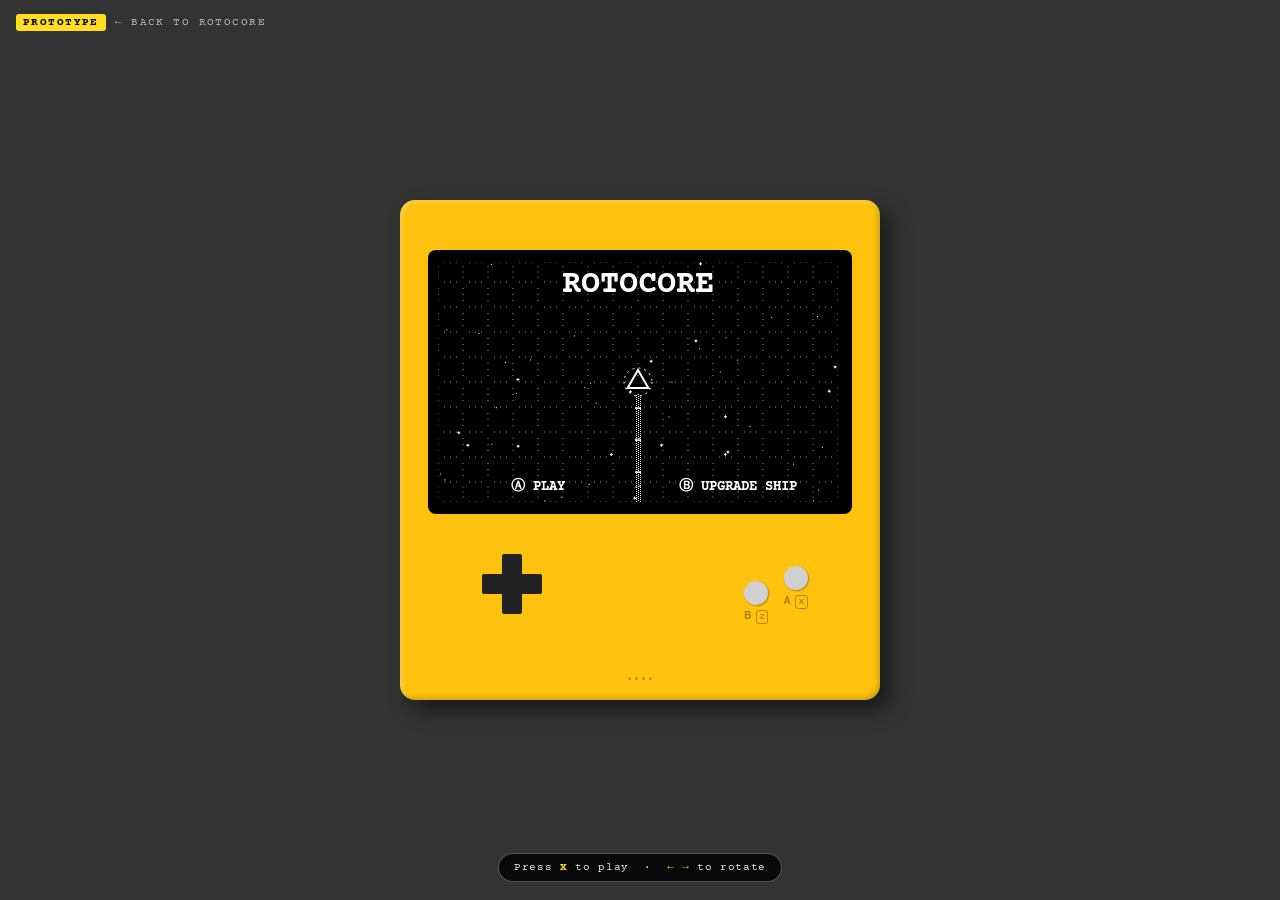
<file: play/index.html>
<!DOCTYPE html>
<html lang="en">

<head>
    <meta charset="UTF-8">
    <meta name="viewport" content="width=device-width, initial-scale=1.0, user-scalable=no">
    <title>RotoCore browser prototype</title>
    <link rel="preconnect" href="https://fonts.googleapis.com">
    <link rel="preconnect" href="https://fonts.gstatic.com" crossorigin>
    <link href="https://fonts.googleapis.com/css2?family=Courier+Prime:wght@400;700&display=swap" rel="stylesheet">
    <link rel="stylesheet" href="styles.css">
    <link rel="icon" href="../assets/icon.png">
    <meta name="description" content="The original browser prototype of RotoCore, an arcade high-score chaser for Playdate.">
    <style>
        /* Added for the website. Shown only when this page is opened directly, not embedded. */
        .site-return{position:fixed;top:14px;left:16px;z-index:50;display:none;align-items:center;gap:.55rem;
            font-family:'Courier Prime','Courier New',monospace;font-size:11px;letter-spacing:.13em;
            text-transform:uppercase;color:#bdbdbd;text-decoration:none}
        .site-return:hover{color:#fff}
        .site-return__tag{background:#FFDE21;color:#000;font-weight:700;padding:2px 7px;border-radius:3px}

        /* Added for the website. The console's own buttons are clickable, and the
           A/B labels show which key they map to. No changes to game.js. */
        .console-button{cursor:pointer;transition:transform .06s ease, background-color .06s ease}
        .console-button.is-down{transform:translateY(1px);background-color:#b0b0b0}
        .d-pad-left,.d-pad-right{cursor:pointer}
        .d-pad-left.is-down,.d-pad-right.is-down{filter:brightness(1.4)}
        .key-chip{display:inline-block;margin-left:4px;padding:0 3px;border:1px solid currentColor;
            border-radius:3px;font-size:8px;line-height:12px;font-family:sans-serif;opacity:.85}
        .start-tip{position:absolute;left:50%;bottom:18px;transform:translateX(-50%);z-index:40;
            font-family:'Courier Prime','Courier New',monospace;font-size:11px;letter-spacing:.06em;
            color:#e6e6e6;background:rgba(0,0,0,.82);border:1px solid rgba(255,255,255,.3);
            border-radius:20px;padding:7px 15px;white-space:nowrap;transition:opacity .45s ease}
        .start-tip b{color:#FFDE21}
        .start-tip.is-gone{opacity:0;pointer-events:none}
        /* When embedded on the site, drop the grey backdrop so it sits on black. */
        html.is-embedded .playdate-console{background:transparent}

        .proto-cta{
            display:inline-block;margin:1.15rem 0 0;padding:7px 15px;
            font-family:'Courier Prime','Courier New',monospace;font-size:11px;font-weight:700;
            letter-spacing:.15em;text-transform:uppercase;text-decoration:none;
            color:#000;background:#fff;border-radius:3px;
            animation:protoPulse 1.8s ease-in-out infinite;
        }
        .proto-cta:hover,.proto-cta:focus-visible{background:#FFDE21;animation:none}
        @keyframes protoPulse{
            0%,100%{opacity:1;transform:scale(1)}
            50%{opacity:.5;transform:scale(.965)}
        }
        @media (prefers-reduced-motion: reduce){ .proto-cta{animation:none} }
    </style>
</head>

<body>
    <div class="playdate-console">
        <div class="console-body">
            <div class="console-screen-bezel">
                <div class="console-screen-aperture">
                    <!-- Stats Screen -->
                    <div id="statsScreen" class="screen">
                        <div class="stats-content">
                            <h1 class="stats-title">STATISTICS</h1>
                            
                            <!-- Core Stats Grid -->
                            <div class="stats-grid">
                                <div class="stat-row">
                                    <span class="stat-label">HIGH SCORE</span>
                                    <span class="stat-value" id="statsHighScore">0</span>
                                </div>
                                <div class="stat-row">
                                    <span class="stat-label">GAMES PLAYED</span>
                                    <span class="stat-value" id="statsGamesPlayed">0</span>
                                </div>
                                <div class="stat-row">
                                    <span class="stat-label">AVG SCORE</span>
                                    <span class="stat-value" id="statsAvgScore">0</span>
                                </div>
                                <div class="stat-row">
                                    <span class="stat-label">SURVIVAL TIME</span>
                                    <span class="stat-value" id="statsSurvivalTime">0:00:00</span>
                                </div>
                            </div>

                            <!-- Enemy Breakdown Section -->
                            <div class="stats-section">
                                <h2 class="stats-section-title">ENEMIES DESTROYED</h2>
                                <div class="stats-grid-compact">
                                    <div class="enemy-icons-row">
                                        <span class="stat-label-small">◆</span>
                                        <span class="stat-label-small">●</span>
                                        <span class="stat-label-small">■</span>
                                        <span class="stat-label-small">⬟</span>
                                        <span class="stat-label-small">⬢</span>
                                    </div>
                                    <div class="enemy-counts-row">
                                        <span class="stat-value-small" id="statsDiamond">0</span>
                                        <span class="stat-value-small" id="statsCircle">0</span>
                                        <span class="stat-value-small" id="statsSquare">0</span>
                                        <span class="stat-value-small" id="statsPentagon">0</span>
                                        <span class="stat-value-small" id="statsHexagon">0</span>
                                    </div>
                                </div>
                            </div>
                        </div>
                    </div>

                    <!-- Upgrade Ship Screen -->
                    <div id="upgradeShipScreen" class="screen">
                        <div class="upgrade-content">
                            <h1 class="upgrade-title">UPGRADES</h1>
                            
                            <div class="tokens-available">
                                TOKENS AVAILABLE: <span id="tokensAvailable">0</span>
                            </div>
                            
                            <div class="upgrade-stats">
                                <!-- Ship Stats -->
                                <div class="upgrade-stat-row">
                                    <span class="upgrade-stat-label">ROTATION</span>
                                    <div class="upgrade-bubbles" id="upgradeRotationBubbles"></div>
                                    <button class="upgrade-btn" id="upgradeRotationBtn">+</button>
                                </div>
                                
                                <div class="upgrade-stat-row">
                                    <span class="upgrade-stat-label">DAMAGE</span>
                                    <div class="upgrade-bubbles" id="upgradeDamageBubbles"></div>
                                    <button class="upgrade-btn" id="upgradeDamageBtn">+</button>
                                </div>
                                
                                <div class="upgrade-stat-row">
                                    <span class="upgrade-stat-label">WIDTH</span>
                                    <div class="upgrade-bubbles" id="upgradeWidthBubbles"></div>
                                    <button class="upgrade-btn" id="upgradeWidthBtn">+</button>
                                </div>
                                
                                <!-- Powerup Stats -->
                                <div class="upgrade-stat-row">
                                    <span class="upgrade-stat-label">NOVA BLAST</span>
                                    <div class="upgrade-bubbles" id="upgradeNovaBlastBubbles"></div>
                                    <button class="upgrade-btn" id="upgradeNovaBlastBtn">+</button>
                                </div>
                                
                                <div class="upgrade-stat-row">
                                    <span class="upgrade-stat-label">SUPER LASER</span>
                                    <div class="upgrade-bubbles" id="upgradeSuperLaserBubbles"></div>
                                    <button class="upgrade-btn" id="upgradeSuperLaserBtn">+</button>
                                </div>
                            </div>
                            
                            <p class="navigation-hint">B: BACK TO MENU</p>
                        </div>
                    </div>

                    <!-- Game Container -->
                    <div id="gameContainer" class="screen active">
                        <!-- HUD Display -->
                        <div class="hud">
                            <div class="hud-item hud-item-left">
                                <span class="hud-label">SCORE</span>
                                <span id="score" class="hud-value">0</span>
                            </div>
                            <div class="hud-item hud-item-right">
                                <span class="hud-label">HIGH</span>
                                <span id="highscore" class="hud-value">0</span>
                            </div>
                        </div>
                        <canvas id="gameCanvas"></canvas>

                        <!-- Game Over Screen -->
                        <div id="gameOver" class="game-over hidden">
                            <h1 class="game-over-title">CORE BREACHED</h1>
                            
                            <!-- Score Display with New Badge -->
                            <div class="score-container">
                                <p class="final-score">
                                    SCORE: <span id="finalScore">0</span>
                                    <span id="newBadge" class="new-badge hidden">New Best</span>
                                </p>
                            </div>
                            
                            <!-- Death Cause Section -->
                            <p class="death-info">
                                <span class="death-label">DESTROYED BY:</span>
                                <span id="deathCause" class="death-cause">COLLISION</span>
                            </p>
                            
                            <div class="game-over-instructions">
                                <p class="game-over-instruction">Ⓐ CONTINUE</p>
                            </div>

                            <!-- Added for the website -->
                            <a class="proto-cta" href="https://robodwyer.itch.io/rotocore" target="_blank" rel="noopener">Get the full version on Playdate</a>
                        </div>

                        <!-- Pause Menu -->
                        <div id="pauseMenu" class="pause-menu hidden">
                            <h1 class="pause-title">PAUSED</h1>
                            <div class="menu-buttons">
                                <button id="resumeBtn" class="menu-btn">RESUME</button>
                                <button id="pauseStatsBtn" class="menu-btn">STATS</button>
                                <div class="setting-toggle" id="toggleShake">
                                    <span class="setting-label">SCREEN SHAKE</span>
                                    <span class="setting-value">ON</span>
                                </div>
                                <div class="setting-toggle" id="toggleGrid">
                                    <span class="setting-label">GRID</span>
                                    <span class="setting-value">ON</span>
                                </div>
                                <button id="quitBtn" class="menu-btn">MAIN MENU</button>
                            </div>
                        </div>
                    </div>
                </div>
            </div>

            <!-- Controls -->
            <div class="console-controls">
                <div class="d-pad">
                    <div class="d-pad-up"></div>
                    <div class="d-pad-right"></div>
                    <div class="d-pad-down"></div>
                    <div class="d-pad-left"></div>
                    <div class="d-pad-center"></div>
                </div>
                <div class="action-buttons">
                    <div class="button-b-group">
                        <div class="console-button"></div>
                        <span class="button-label">B</span>
                    </div>
                    <div class="button-a-group">
                        <div class="console-button"></div>
                        <span class="button-label">A</span>
                    </div>
                </div>
            </div>

            <!-- Crank -->
            <div class="crank-assembly">
                <div class="crank-arm"></div>
                <div class="crank-handle"></div>
            </div>

            <!-- Speaker Grill -->
            <div class="speaker-grill">
                <div class="speaker-hole"></div>
                <div class="speaker-hole"></div>
                <div class="speaker-hole"></div>
                <div class="speaker-hole"></div>
            </div>
        </div>
    </div>

    <script src="configs/enemies.js"></script>
    <script src="configs/powerups.js"></script>
    <script src="game.js"></script>
    <a class="site-return" href="../" id="siteReturn">
        <span class="site-return__tag">Prototype</span> &#8592; Back to RotoCore
    </a>
    <script>
        // Show the back link only on the standalone page, not inside the embed.
        if (window.self === window.top) {
            document.getElementById('siteReturn').style.display = 'flex';
        }
        // The game reads keys off document, so it needs focus. Take it on any click.
        document.addEventListener('pointerdown', function () { window.focus(); });

        // Blend into the site when embedded.
        if (window.self !== window.top) {
            document.documentElement.classList.add('is-embedded');
        }

        // Make the drawn console actually work: its buttons fire the keys game.js listens for.
        (function () {
            var down = [];

            function sendKey(type, k) {
                document.dispatchEvent(new KeyboardEvent(type, { key: k, bubbles: true, cancelable: true }));
            }

            function wire(el, k) {
                if (!el) return;
                el.addEventListener('pointerdown', function (e) {
                    e.preventDefault();
                    if (el.classList.contains('is-down')) return;
                    el.classList.add('is-down');
                    down.push({ el: el, k: k });
                    sendKey('keydown', k);
                    window.focus();
                });
            }

            function releaseAll() {
                while (down.length) {
                    var d = down.pop();
                    d.el.classList.remove('is-down');
                    sendKey('keyup', d.k);
                }
            }

            wire(document.querySelector('.button-a-group .console-button'), 'x');
            wire(document.querySelector('.button-b-group .console-button'), 'z');
            wire(document.querySelector('.d-pad-left'), 'ArrowLeft');
            wire(document.querySelector('.d-pad-right'), 'ArrowRight');

            window.addEventListener('pointerup', releaseAll);
            window.addEventListener('pointercancel', releaseAll);
            window.addEventListener('blur', releaseAll);

            // Label the buttons with their keyboard equivalents.
            var la = document.querySelector('.button-a-group .button-label');
            var lb = document.querySelector('.button-b-group .button-label');
            if (la) la.innerHTML = 'A<span class="key-chip">X</span>';
            if (lb) lb.innerHTML = 'B<span class="key-chip">Z</span>';

            // The menu says "Ⓐ PLAY" but never says which key that is. Say it.
            var console_ = document.querySelector('.playdate-console');
            if (console_) {
                var tip = document.createElement('div');
                tip.className = 'start-tip';
                tip.id = 'startTip';
                tip.innerHTML = 'Press <b>X</b> to play &nbsp;·&nbsp; <b>&#8592;</b> <b>&#8594;</b> to rotate';
                console_.appendChild(tip);

                var dismiss = function () {
                    tip.classList.add('is-gone');
                    document.removeEventListener('keydown', onKey);
                };
                var onKey = function (e) {
                    if (e.key === 'x' || e.key === 'X') dismiss();
                };
                document.addEventListener('keydown', onKey);
                var aBtn = document.querySelector('.button-a-group .console-button');
                if (aBtn) aBtn.addEventListener('pointerdown', dismiss);
            }
        })();
    </script>
</body>

</html>
</file>
<file: play/styles.css>
* {
    margin: 0;
    padding: 0;
    box-sizing: border-box;
}

body {
    font-family: 'Courier Prime', 'Courier New', monospace;
    background: #000;
    overflow: hidden;
    height: 100vh;
    display: flex;
    justify-content: center;
    align-items: center;
    color: #fff;
}

/* Screen Management */
.screen {
    display: none;
    width: 100%;
    height: 100%;
    position: absolute;
    top: 0;
    left: 0;
}

.screen.active {
    display: flex;
    justify-content: center;
    align-items: center;
    flex-direction: column;
}

/* Playdate Console Frame */
.playdate-console {
    position: relative;
    width: 100vw;
    height: 100vh;
    display: flex;
    justify-content: center;
    align-items: center;
    background: #333;
}

.console-body {
    position: relative;
    width: 480px;
    height: 500px;
    background-color: #FFC20E;
    border-radius: 15px;
    box-shadow:
        inset 2px 2px 5px rgba(255, 255, 255, 0.3),
        inset -2px -2px 5px rgba(0, 0, 0, 0.2),
        10px 10px 20px rgba(0, 0, 0, 0.5);
    display: flex;
    flex-direction: column;
    align-items: center;
    padding-top: 50px;
}

.console-screen-bezel {
    width: 424px;
    height: 264px;
    background-color: #000;
    border-radius: 8px;
    display: flex;
    justify-content: center;
    justify-content: space-between;
    align-items: center;
    padding: 0 10px;
}

.console-screen-aperture {
    width: 400px;
    height: 240px;
    background: #111;
    border-radius: 6px;
    position: relative;
    overflow: hidden;
    display: flex;
    align-items: center;
    justify-content: center;
    box-shadow: inset 0 0 8px rgba(0, 0, 0, 0.8);
}

#gameContainer {
    position: relative;
    width: 100%;
    height: 100%;
}

#gameCanvas {
    width: 100%;
    height: 100%;
    display: block;
}

/* D-Pad */
.console-controls {
    width: 80%;
    max-width: 360px;
    display: flex;
    justify-content: space-between;
    align-items: flex-end;
    padding: 30px 0 0;
    margin: 0 auto;
    position: relative;
}

.d-pad {
    position: relative;
    width: 80px;
    height: 80px;
    margin-left: 12px;
}

.d-pad-up,
.d-pad-down,
.d-pad-left,
.d-pad-right,
.d-pad-center {
    position: absolute;
    background-color: #222;
    border-radius: 2px;
}

.d-pad-center {
    top: 30px;
    left: 30px;
    width: 20px;
    height: 20px;
    z-index: 2;
}

.d-pad-up {
    top: 10px;
    left: 30px;
    width: 20px;
    height: 30px;
}

.d-pad-down {
    bottom: 10px;
    left: 30px;
    width: 20px;
    height: 30px;
}

.d-pad-left {
    top: 30px;
    left: 10px;
    width: 30px;
    height: 20px;
}

.d-pad-right {
    top: 30px;
    right: 10px;
    width: 30px;
    height: 20px;
}

/* Action Buttons */
.action-buttons {
    display: flex;
    gap: 15px;
    margin-top: 10px;
    margin-right: 12px;
}

.button-a-group,
.button-b-group {
    display: flex;
    flex-direction: column;
    align-items: center;
    gap: 5px;
}

.button-b-group {
    margin-top: 15px;
}

.console-button {
    width: 24px;
    height: 24px;
    background-color: #D0D0D0;
    /* Silver buttons */
    border-radius: 50%;
    box-shadow: 1px 1px 2px rgba(0, 0, 0, 0.3);
}

.button-label {
    font-size: 10px;
    font-weight: bold;
    color: #A08000;
    /* Darker yellow/gold */
    font-family: sans-serif;
}

/* Crank */
.crank-assembly {
    position: absolute;
    right: -15px;
    bottom: 60px;
    width: 20px;
    height: 60px;
    background-color: #ccc;
    border-radius: 5px;
    z-index: -1;
    /* Behind the console body */
    box-shadow: 2px 2px 5px rgba(0, 0, 0, 0.3);
}

.crank-handle {
    position: absolute;
    top: -10px;
    right: -10px;
    width: 15px;
    height: 30px;
    background-color: #fff;
    /* Handle tip */
    border-radius: 3px;
    border: 1px solid #999;
}

/* Speaker Grill */
.speaker-grill {
    position: absolute;
    bottom: 20px;
    left: 50%;
    transform: translateX(-50%);
    display: flex;
    gap: 4px;
}

.speaker-hole {
    width: 3px;
    height: 3px;
    background-color: #C09000;
    /* Darker yellow hole */
    border-radius: 50%;
}

/* Adjustments for responsiveness */
@media (max-width: 500px) {
    .console-body {
        transform: scale(0.7);
    }
}

/* Main Menu Styles */
.menu-content {
    text-align: center;
    padding: 1rem 1.5rem;
    width: 100%;
    display: flex;
    flex-direction: column;
    justify-content: center;
    align-items: center;
    height: 100%;
}

.game-title {
    font-size: 1.8rem;
    font-weight: 700;
    letter-spacing: 0.1rem;
    margin-bottom: 2rem;
    color: #fff;
    text-shadow: 4px 4px 0 #000;
}

.game-subtitle {
    font-size: 1rem;
    margin-bottom: 2.5rem;
    color: #aaa;
    letter-spacing: 0.1rem;
}

.menu-buttons {
    display: flex;
    flex-direction: column;
    gap: 0.8rem;
    padding: 0 1.5rem;
    position: relative;
    width: 100%;
    max-width: 300px;
}

.menu-btn {
    padding: 0.6rem 1.2rem;
    background: #fff;
    border: 2px solid #000;
    color: #000;
    font-size: 0.8rem;
    font-weight: 700;
    font-family: 'Courier Prime', 'Courier New', monospace;
    cursor: pointer;
    transition: all 0.1s ease;
    letter-spacing: 0.1rem;
    min-width: 120px;
}

.menu-btn:hover {
    background: #ddd;
    transform: translate(2px, 2px);
}

.menu-btn:active {
    background: #000;
    color: #fff;
    transform: translate(0, 0);
}

.menu-btn.selected {
    position: relative;
}

.menu-btn.selected::before,
.menu-btn.selected::after {
    content: '';
    position: absolute;
    top: 50%;
    transform: translateY(-50%);
    font-size: 1.4rem;
    font-weight: 700;
    color: #fff;
    text-shadow: 2px 2px 0 #000, -1px -1px 0 #000, 1px -1px 0 #000, -1px 1px 0 #000;
    pointer-events: none;
    line-height: 1;
}

.menu-btn.selected::before {
    left: -1.8rem;
    content: '[';
}

.menu-btn.selected::after {
    right: -1.8rem;
    content: ']';
}

/* Larger buttons for main menu */
.menu-buttons .menu-btn {
    padding: 0.6rem 1.4rem;
    font-size: 0.95rem;
    min-width: 160px;
    display: flex;
    align-items: center;
    justify-content: center;
    width: 100%;
}

/* Play button - make it more prominent */
#startButton {
    font-size: 1.1rem;
    padding: 0.7rem 1.5rem;
    font-weight: 700;
}

/* Ship button canvas */
#shipsButtonCanvas {
    display: block;
    image-rendering: pixelated;
    image-rendering: crisp-edges;
    background: #000;
    border: 1px solid #333;
}













/* Game Over Screen - contained within Playdate screen */
.game-over {
    position: absolute;
    top: 0;
    left: 0;
    width: 100%;
    height: 100%;
    background: #000;
    padding: 1rem;
    border: none;
    text-align: center;
    z-index: 200;
    display: flex;
    flex-direction: column;
    justify-content: center;
    align-items: center;
}

.game-over.hidden {
    display: none;
}

.game-over-title {
    font-size: 2.5rem;
    margin-bottom: 0.5rem;
    letter-spacing: 0.2rem;
}

.game-over-subtitle {
    font-size: 1rem;
    color: #999;
    margin-bottom: 1.5rem;
    letter-spacing: 0.1rem;
    display: none;
}

.score-container {
    margin-bottom: 0.5rem;
}

.final-score {
    font-size: 1.8rem;
    margin-bottom: 0;
    font-weight: 700;
    display: inline-block;
    position: relative;
}

.new-badge {
    display: inline-block;
    font-size: 0.6rem;
    font-weight: 700;
    letter-spacing: 0.1rem;
    padding: 0.15rem 0.4rem;
    margin-left: 0.5rem;
    border: 1px solid #fff;
    border-radius: 2px;
    background: #000;
    color: #fff;
    vertical-align: middle;
}

.new-badge.hidden {
    display: none;
}



/* Game Over Instructions */
.game-over-instructions {
    margin-top: 1.5rem;
    display: flex;
    flex-direction: column;
    gap: 0.8rem;
    align-items: center;
}

.game-over-instruction {
    font-size: 0.875rem; /* 14px to match main menu */
    font-weight: 700;
    font-family: 'Courier Prime', 'Courier New', monospace;
    color: #fff;
    letter-spacing: 0.1rem;
    margin: 0;
    /* Create a strong stroke effect to match main menu canvas text */
    text-shadow: 
        -2px -2px 0 #000,
        -2px -1px 0 #000,
        -2px 0 0 #000,
        -2px 1px 0 #000,
        -2px 2px 0 #000,
        2px -2px 0 #000,
        2px -1px 0 #000,
        2px 0 0 #000,
        2px 1px 0 #000,
        2px 2px 0 #000,
        -1px -2px 0 #000,
        0 -2px 0 #000,
        1px -2px 0 #000,
        -1px 2px 0 #000,
        0 2px 0 #000,
        1px 2px 0 #000,
        -1px -1px 0 #000,
        0 -1px 0 #000,
        1px -1px 0 #000,
        -1px 0 0 #000,
        1px 0 0 #000,
        -1px 1px 0 #000,
        0 1px 0 #000,
        1px 1px 0 #000; /* Mimic 2px stroke effect from main menu */
}

/* Rank Badge */
.rank-badge {
    font-size: 1.2rem;
    font-weight: 700;
    letter-spacing: 0.15rem;
    padding: 0.3rem 1rem;
    margin-bottom: 0.8rem;
    border: 2px solid #fff;
    border-radius: 3px;
    background: #000;
    color: #fff;
}

/* Tier-specific styling - MONOCHROME ONLY */
.rank-god {
    border-width: 5px;
    border-style: double;
    text-shadow: 3px 3px 0 #fff, -1px -1px 0 #fff;
    font-size: 1.5rem;
}

.rank-legendary {
    border-width: 4px;
    border-style: double;
    text-shadow: 2px 2px 0 #fff;
    font-size: 1.4rem;
}

.rank-champion {
    border-width: 4px;
    border-style: solid;
    font-size: 1.35rem;
}

.rank-elite {
    border-width: 3px;
    border-style: double;
    font-size: 1.3rem;
}

.rank-diamond {
    border-width: 3px;
    border-style: solid;
    font-size: 1.25rem;
}

.rank-platinum {
    border-width: 2px;
    border-style: solid;
    font-weight: 700;
    font-size: 1.2rem;
}

.rank-gold {
    border-width: 2px;
    border-style: dashed;
    font-weight: 700;
    font-size: 1.2rem;
}

.rank-silver {
    border-width: 2px;
    border-style: dotted;
    font-weight: 700;
    font-size: 1.2rem;
}

.rank-bronze {
    border-width: 2px;
    border-style: solid;
    font-weight: 400;
    font-size: 1.2rem;
}

/* Death Info Section */
.death-info {
    margin-bottom: 0.3rem;
    font-size: 0.75rem;
    letter-spacing: 0.05rem;
}

.death-label {
    color: #999;
    margin-right: 0.3rem;
}

.death-cause {
    font-weight: 700;
    color: #fff;
}

/* Mobile Responsiveness */
@media (max-width: 900px) {

    /* Removed old playdate-screen styles as they are now handled by the console frame */
    #gameCanvas {
        width: 100%;
        height: 100%;
    }
}

@media (max-width: 768px) {
    .game-title {
        font-size: 3rem;
    }

    .hud {
        top: 4px;
        left: 8px;
        right: 8px;
        padding-top: 4px;
    }

    .hud-label {
        font-size: 0.6rem;
    }

    .hud-value {
        font-size: 1.2rem;
    }

    .powerup-options {
        flex-direction: column;
    }

    .game-over {
        min-width: 300px;
        padding: 1.5rem 2rem;
    }
}

@media (max-width: 480px) {
    .game-title {
        font-size: 2rem;
    }
}

/* Category badges (monochrome - use different border styles) */
.category-LASER {
    border-style: solid;
}

.category-SIDEKICK {
    border-style: dashed;
}

.category-ORBITAL {
    border-style: dotted;
}

.category-DEFENSE {
    border-style: double;
}

.category-INSTANT {
    border-style: solid;
    border-width: 2px;
}

.category-CHAOS {
    border-style: solid;
    border-width: 3px;
}

/* Rarity badges (monochrome - use different font weights) */
.rarity-COMMON {
    font-weight: 400;
}

.rarity-RARE {
    font-weight: 700;
}

.rarity-EPIC {
    font-weight: 700;
    text-decoration: underline;
}

.powerup-icon {
    font-size: 2rem;
    margin-bottom: 0.5rem;
    margin-top: 1.5rem;
    /* Space for badges */
}

.powerup-name {
    font-weight: 700;
    font-size: 0.9rem;
    margin-bottom: 0.5rem;
}

.powerup-desc {
    font-size: 0.75rem;
    color: #999;
    line-height: 1.3;
}

.powerup-instruction {
    font-size: 0.8rem;
    color: #999;
}

/* Game Over Screen - contained within Playdate screen */
.game-over {
    position: absolute;
    top: 0;
    left: 0;
    width: 100%;
    height: 100%;
    background: #000;
    padding: 1rem;
    border: none;
    text-align: center;
    z-index: 200;
    display: flex;
    flex-direction: column;
    justify-content: center;
    align-items: center;
}

.game-over.hidden {
    display: none;
}

.game-over-title {
    font-size: 2.5rem;
    margin-bottom: 0.5rem;
    letter-spacing: 0.2rem;
}

.game-over-subtitle {
    font-size: 1rem;
    color: #999;
    margin-bottom: 1.5rem;
    letter-spacing: 0.1rem;
    display: none;
}

.score-container {
    margin-bottom: 0.5rem;
}

.final-score {
    font-size: 1.8rem;
    margin-bottom: 0;
    font-weight: 700;
    display: inline-block;
    position: relative;
}

.new-badge {
    display: inline-block;
    font-size: 0.6rem;
    font-weight: 700;
    letter-spacing: 0.1rem;
    padding: 0.15rem 0.4rem;
    margin-left: 0.5rem;
    border: 1px solid #fff;
    border-radius: 2px;
    background: #000;
    color: #fff;
    vertical-align: middle;
}

.new-badge.hidden {
    display: none;
}



/* Game Over Instructions */
.game-over-instructions {
    margin-top: 1.5rem;
    display: flex;
    flex-direction: column;
    gap: 0.8rem;
    align-items: center;
}

.game-over-instruction {
    font-size: 0.875rem; /* 14px to match main menu */
    font-weight: 700;
    font-family: 'Courier Prime', 'Courier New', monospace;
    color: #fff;
    letter-spacing: 0.1rem;
    margin: 0;
    /* Create a strong stroke effect to match main menu canvas text */
    text-shadow: 
        -2px -2px 0 #000,
        -2px -1px 0 #000,
        -2px 0 0 #000,
        -2px 1px 0 #000,
        -2px 2px 0 #000,
        2px -2px 0 #000,
        2px -1px 0 #000,
        2px 0 0 #000,
        2px 1px 0 #000,
        2px 2px 0 #000,
        -1px -2px 0 #000,
        0 -2px 0 #000,
        1px -2px 0 #000,
        -1px 2px 0 #000,
        0 2px 0 #000,
        1px 2px 0 #000,
        -1px -1px 0 #000,
        0 -1px 0 #000,
        1px -1px 0 #000,
        -1px 0 0 #000,
        1px 0 0 #000,
        -1px 1px 0 #000,
        0 1px 0 #000,
        1px 1px 0 #000; /* Mimic 2px stroke effect from main menu */
}

/* Mobile Responsiveness - Duplicate removed, see first instance above */

@media (max-width: 480px) {
    .game-title {
        font-size: 2rem;
    }

    .game-subtitle {
        font-size: 0.9rem;
    }

    .menu-btn {
        font-size: 1rem;
        padding: 0.75rem 1.5rem;
        min-width: 160px;
    }
}

/* HUD Display */
.hud {
    position: absolute;
    top: 0px;
    left: 0;
    width: 100%;
    display: flex;
    justify-content: space-between;
    padding: 0px 10px 8px;
    z-index: 10;
    pointer-events: none;
}

.hud-item {
    display: flex;
    flex-direction: column;
}

.hud-item-left {
    align-items: flex-start;
}

.hud-item-right {
    align-items: flex-end;
    text-align: right;
}

.hud-label {
    font-size: 0.7rem;
    letter-spacing: 0.05rem;
    color: #bbb;
    margin-bottom: -0.2rem;
}

.hud-value {
    font-size: 1.0rem;
    font-weight: 700;
}

.powerup-options {
    flex-direction: column;
}

.game-over {
    min-width: 300px;
    padding: 1.5rem 2rem;
}

@media (max-width: 480px) {
    .game-title {
        font-size: 2rem;
    }
}

/* Category badges (monochrome - use different border styles) */
.category-LASER {
    border-style: solid;
}

.category-SIDEKICK {
    border-style: dashed;
}

.category-ORBITAL {
    border-style: dotted;
}

.category-DEFENSE {
    border-style: double;
}

.category-INSTANT {
    border-style: solid;
    border-width: 2px;
}

.category-CHAOS {
    border-style: solid;
    border-width: 3px;
}

/* Rarity badges (monochrome - use different font weights) */
.rarity-COMMON {
    font-weight: 400;
}

.rarity-RARE {
    font-weight: 700;
}

.rarity-EPIC {
    font-weight: 700;
    text-decoration: underline;
}

.powerup-icon {
    font-size: 2rem;
    margin-bottom: 0.5rem;
    margin-top: 1.5rem;
    /* Space for badges */
}

.powerup-name {
    font-weight: 700;
    font-size: 0.9rem;
    margin-bottom: 0.5rem;
}

.powerup-desc {
    font-size: 0.75rem;
    color: #999;
    line-height: 1.3;
}

.powerup-instruction {
    font-size: 0.8rem;
    color: #999;
}

/* Game Over Screen - contained within Playdate screen */
.game-over {
    position: absolute;
    top: 0;
    left: 0;
    width: 100%;
    height: 100%;
    background: #000;
    padding: 1rem;
    border: none;
    text-align: center;
    z-index: 200;
    display: flex;
    flex-direction: column;
    justify-content: center;
    align-items: center;
}

.game-over.hidden {
    display: none;
}

.game-over-title {
    font-size: 2.5rem;
    margin-bottom: 0.5rem;
    letter-spacing: 0.2rem;
}

.game-over-subtitle {
    font-size: 1rem;
    color: #999;
    margin-bottom: 1.5rem;
    letter-spacing: 0.1rem;
    display: none;
}

.score-container {
    margin-bottom: 0.5rem;
}

.final-score {
    font-size: 1.8rem;
    margin-bottom: 0;
    font-weight: 700;
    display: inline-block;
    position: relative;
}

.new-badge {
    display: inline-block;
    font-size: 0.6rem;
    font-weight: 700;
    letter-spacing: 0.1rem;
    padding: 0.15rem 0.4rem;
    margin-left: 0.5rem;
    border: 1px solid #fff;
    border-radius: 2px;
    background: #000;
    color: #fff;
    vertical-align: middle;
}

.new-badge.hidden {
    display: none;
}



/* Game Over Instructions */
.game-over-instructions {
    margin-top: 1.5rem;
    display: flex;
    flex-direction: column;
    gap: 0.8rem;
    align-items: center;
}

.game-over-instruction {
    font-size: 0.875rem; /* 14px to match main menu */
    font-weight: 700;
    font-family: 'Courier Prime', 'Courier New', monospace;
    color: #fff;
    letter-spacing: 0.1rem;
    margin: 0;
    /* Create a strong stroke effect to match main menu canvas text */
    text-shadow: 
        -2px -2px 0 #000,
        -2px -1px 0 #000,
        -2px 0 0 #000,
        -2px 1px 0 #000,
        -2px 2px 0 #000,
        2px -2px 0 #000,
        2px -1px 0 #000,
        2px 0 0 #000,
        2px 1px 0 #000,
        2px 2px 0 #000,
        -1px -2px 0 #000,
        0 -2px 0 #000,
        1px -2px 0 #000,
        -1px 2px 0 #000,
        0 2px 0 #000,
        1px 2px 0 #000,
        -1px -1px 0 #000,
        0 -1px 0 #000,
        1px -1px 0 #000,
        -1px 0 0 #000,
        1px 0 0 #000,
        -1px 1px 0 #000,
        0 1px 0 #000,
        1px 1px 0 #000; /* Mimic 2px stroke effect from main menu */
}

/* Mobile Responsiveness - Duplicate removed, see first instance above */

@media (max-width: 480px) {
    .game-title {
        font-size: 2rem;
    }

    .game-subtitle {
        font-size: 0.9rem;
    }

    .menu-btn {
        font-size: 1rem;
        padding: 0.75rem 1.5rem;
        min-width: 160px;
    }
}

/* HUD Display */
.hud {
    position: absolute;
    top: 0px;
    left: 0;
    width: 100%;
    display: flex;
    justify-content: space-between;
    padding: 0px 10px 8px;
    z-index: 10;
    pointer-events: none;
}

.hud-item {
    display: flex;
    flex-direction: column;
}

.hud-item-left {
    align-items: flex-start;
}

.hud-item-right {
    align-items: flex-end;
    text-align: right;
}

.hud-label {
    font-size: 0.7rem;
    letter-spacing: 0.05rem;
    color: #bbb;
    margin-bottom: -0.2rem;
}

.hud-value {
    font-size: 1.0rem;
    font-weight: 700;
    color: #fff;
    text-shadow: 0 0 6px rgba(0, 0, 0, 0.6);
}

.hud.hidden {
    display: none;
}

/* Pause Menu */
.pause-menu {
    position: absolute;
    top: 0;
    left: 0;
    width: 100%;
    height: 100%;
    background: rgba(0, 0, 0, 0.85);
    padding: 0.5rem;
    /* Reduced padding */
    z-index: 200;
    display: flex;
    flex-direction: column;
    justify-content: center;
    align-items: center;
    backdrop-filter: blur(2px);
}

.pause-menu.hidden {
    display: none;
}

.pause-title {
    font-size: 1.8rem;
    /* Reduced from 2.5rem */
    margin-bottom: 1rem;
    /* Reduced from 2rem */
    letter-spacing: 0.2rem;
    color: #fff;
    text-shadow: 2px 2px 0 #000;
}

/* Settings Toggles */
.setting-toggle {
    display: flex;
    justify-content: space-between;
    align-items: center;
    width: 200px;
    /* Reduced width */
    padding: 0.4rem 0.8rem;
    /* Reduced padding */
    background: #000;
    border: 2px solid #fff;
    color: #fff;
    font-family: 'Courier Prime', 'Courier New', monospace;
    cursor: pointer;
    transition: all 0.1s ease;
    margin-bottom: 0.4rem;
    /* Reduced margin */
}

.setting-toggle:hover {
    background: #333;
    transform: translate(2px, 2px);
}

.setting-toggle.active {
    background: #fff;
    color: #000;
}

.setting-label {
    font-size: 0.7rem;
    /* Reduced font size */
    font-weight: 700;
    letter-spacing: 0.05rem;
}

.setting-value {
    font-size: 0.7rem;
    /* Reduced font size */
    font-weight: 700;
}

/* Compact menu buttons for pause menu */
.pause-menu .menu-btn {
    padding: 0.4rem 0.8rem;
    font-size: 0.8rem;
    min-width: 120px;
    margin-bottom: 0.2rem;
}

/* Stats Screen */
.stats-content {
    text-align: center;
    padding: 0.5rem 1rem;
    width: 100%;
    max-height: 240px;
    overflow-y: auto;
    overflow-x: hidden;
}

.stats-title {
    font-size: 1.6rem;
    font-weight: 700;
    letter-spacing: 0.15rem;
    margin-bottom: 0.4rem;
    color: #fff;
}

/* Core Stats Grid */
.stats-grid {
    display: flex;
    flex-direction: column;
    gap: 0.2rem;
    margin-bottom: 0.5rem;
}

.stat-row {
    display: flex;
    justify-content: space-between;
    padding: 0.15rem 0.5rem;
    border-bottom: 1px solid #333;
}

.stat-label {
    font-size: 0.65rem;
    color: #aaa;
    letter-spacing: 0.05rem;
    text-align: left;
}

.stat-value {
    font-size: 0.65rem;
    color: #fff;
    font-weight: 700;
    text-align: right;
}

/* Enemy Section */
.stats-section {
    margin-bottom: 0.5rem;
}

.stats-section-title {
    font-size: 0.7rem;
    color: #999;
    letter-spacing: 0.1rem;
    margin-bottom: 0.2rem;
    border-bottom: 1px solid #444;
    padding-bottom: 0.15rem;
}

.stats-grid-compact {
    display: flex;
    flex-direction: column;
    gap: 0.2rem;
}

.enemy-icons-row {
    display: grid;
    grid-template-columns: repeat(5, 1fr);
    gap: 0.2rem;
}

.enemy-counts-row {
    display: grid;
    grid-template-columns: repeat(5, 1fr);
    gap: 0.2rem;
}

.stat-label-small {
    font-size: 0.7rem;
    color: #fff;
    text-align: center;
}

.stat-value-small {
    font-size: 0.55rem;
    color: #fff;
    font-weight: 700;
    text-align: center;
}

/* Nemesis Section */
.stats-nemesis {
    margin-bottom: 0.5rem;
    padding: 0.3rem 0.5rem;
    background: #111;
    border: 1px solid #444;
    border-radius: 2px;
}

.nemesis-label {
    font-size: 0.6rem;
    color: #f44;
    letter-spacing: 0.1rem;
    margin-right: 0.3rem;
}

.nemesis-value {
    font-size: 0.7rem;
    color: #fff;
    font-weight: 700;
}

/* Stats Back Button */
.stats-content .menu-btn {
    padding: 0.4rem 1.5rem;
    font-size: 0.75rem;
    margin-top: 0.2rem;
}

/* Upgrade Screen */
.upgrade-content {
    text-align: center;
    padding: 1rem;
    width: 100%;
    height: 100%;
    display: flex;
    flex-direction: column;
    justify-content: center;
}

.upgrade-title {
    font-size: 1.6rem;
    font-weight: 700;
    letter-spacing: 0.15rem;
    margin-bottom: 0.8rem;
    color: #fff;
}

.tokens-available {
    font-size: 0.75rem;
    font-weight: 700;
    margin-bottom: 1rem;
    color: #fff;
    letter-spacing: 0.05rem;
}

.upgrade-stats {
    display: flex;
    flex-direction: column;
    gap: 0.6rem;
    margin-bottom: 1rem;
}

.upgrade-stat-row {
    display: flex;
    align-items: center;
    gap: 0.5rem;
    justify-content: space-between;
    padding: 0 0.5rem;
    position: relative;
}

.upgrade-stat-row.selected {
    position: relative;
}

.upgrade-stat-row.selected::before,
.upgrade-stat-row.selected::after {
    content: '';
    position: absolute;
    top: 50%;
    transform: translateY(-50%);
    font-size: 1.2rem;
    font-weight: 700;
    color: #fff;
    text-shadow: 2px 2px 0 #000, -1px -1px 0 #000, 1px -1px 0 #000, -1px 1px 0 #000;
    pointer-events: none;
    line-height: 1;
}

.upgrade-stat-row.selected::before {
    left: -1.2rem;
    content: '[';
}

.upgrade-stat-row.selected::after {
    right: -1.2rem;
    content: ']';
}

.upgrade-stat-label {
    font-size: 0.7rem;
    min-width: 80px;
    text-align: left;
    color: #fff;
    letter-spacing: 0.05rem;
}

.upgrade-bubbles {
    display: flex;
    gap: 0.25rem;
    flex: 1;
    justify-content: center;
}

.upgrade-bubble {
    width: 14px;
    height: 14px;
    border: 2px solid #fff;
    border-radius: 50%;
    background: transparent;
}

.upgrade-bubble.filled {
    background: #fff;
}

.upgrade-btn {
    padding: 0.3rem 0.6rem;
    background: #fff;
    border: 2px solid #000;
    color: #000;
    font-size: 0.8rem;
    font-weight: 700;
    font-family: 'Courier Prime', 'Courier New', monospace;
    cursor: pointer;
    min-width: 40px;
    transition: all 0.1s ease;
}

.upgrade-btn:hover:not(:disabled) {
    background: #ddd;
    transform: translate(2px, 2px);
}

.upgrade-btn:active:not(:disabled) {
    background: #000;
    color: #fff;
}

.upgrade-btn:disabled {
    background: #333;
    color: #666;
    cursor: not-allowed;
    border-color: #666;
}

.navigation-hint {
    font-size: 0.55rem;
    color: #666;
    margin-top: 0.5rem;
    letter-spacing: 0.05rem;
}
</file>
